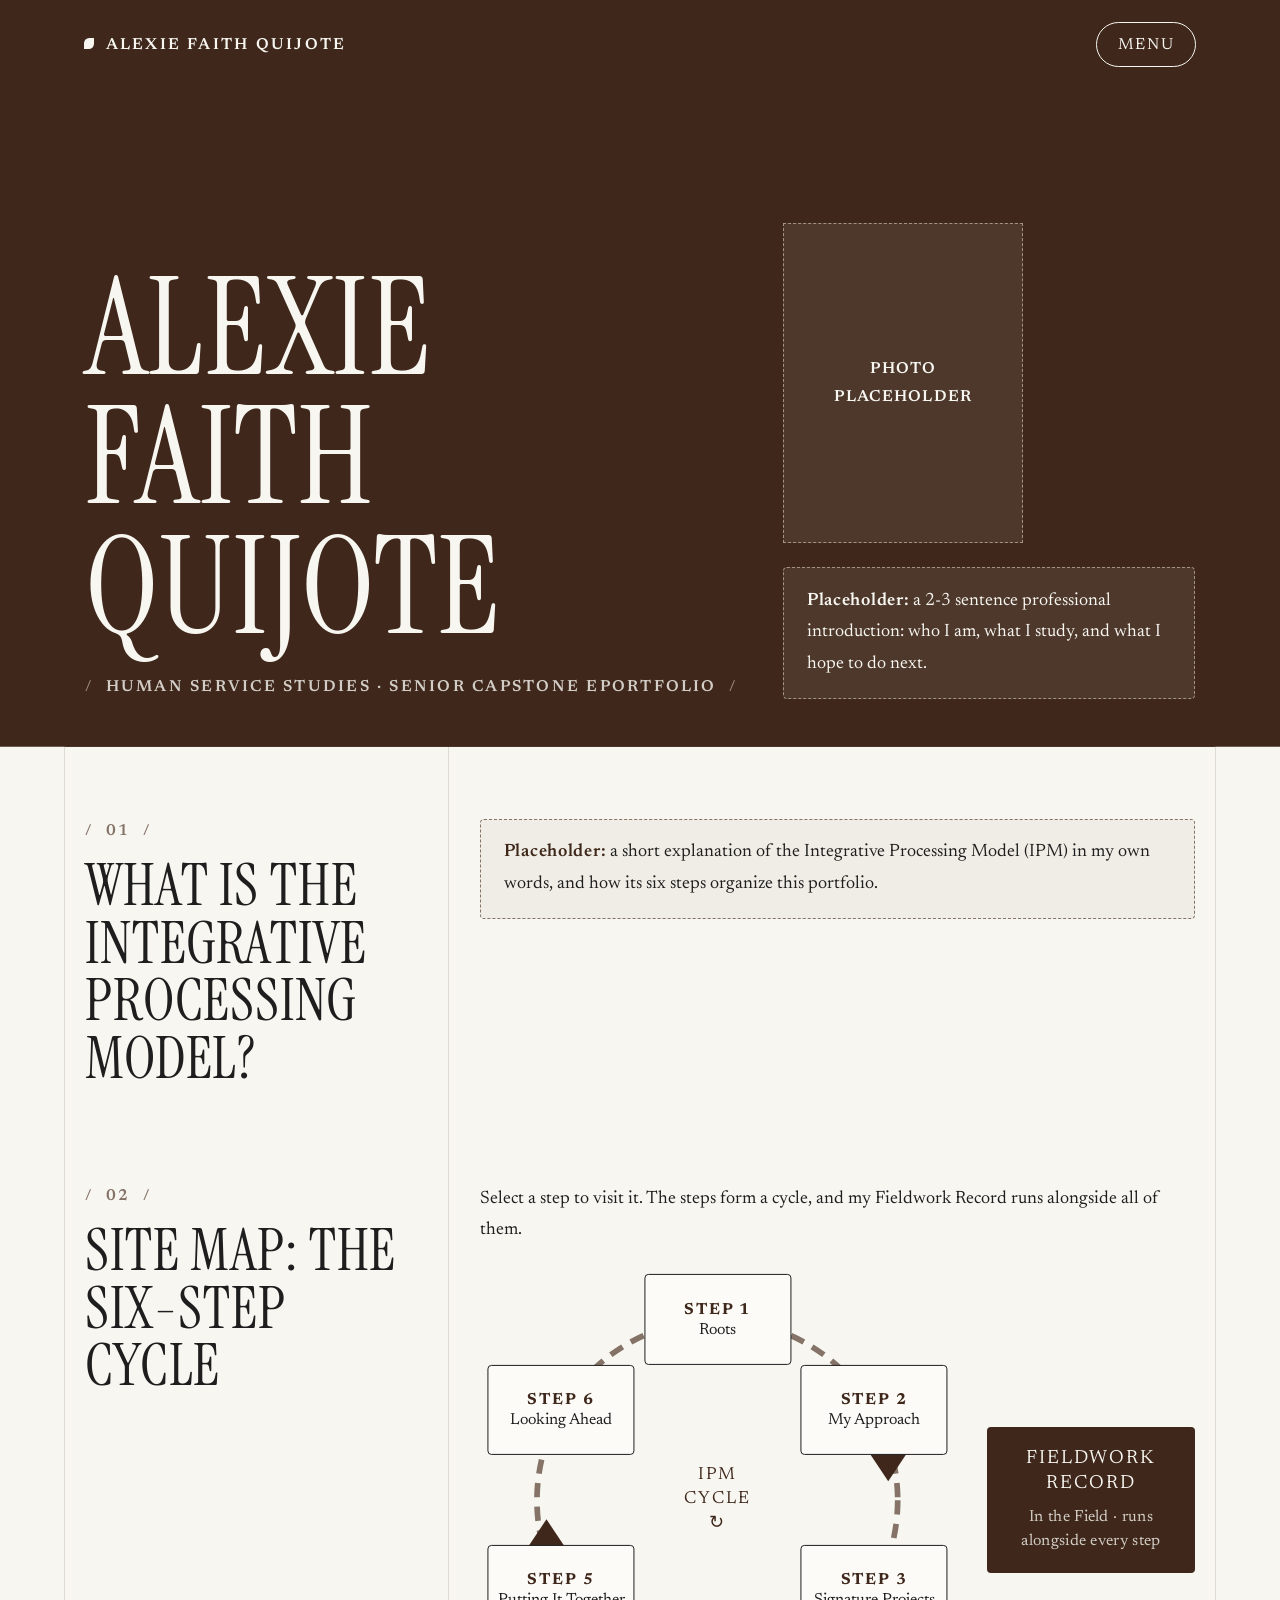
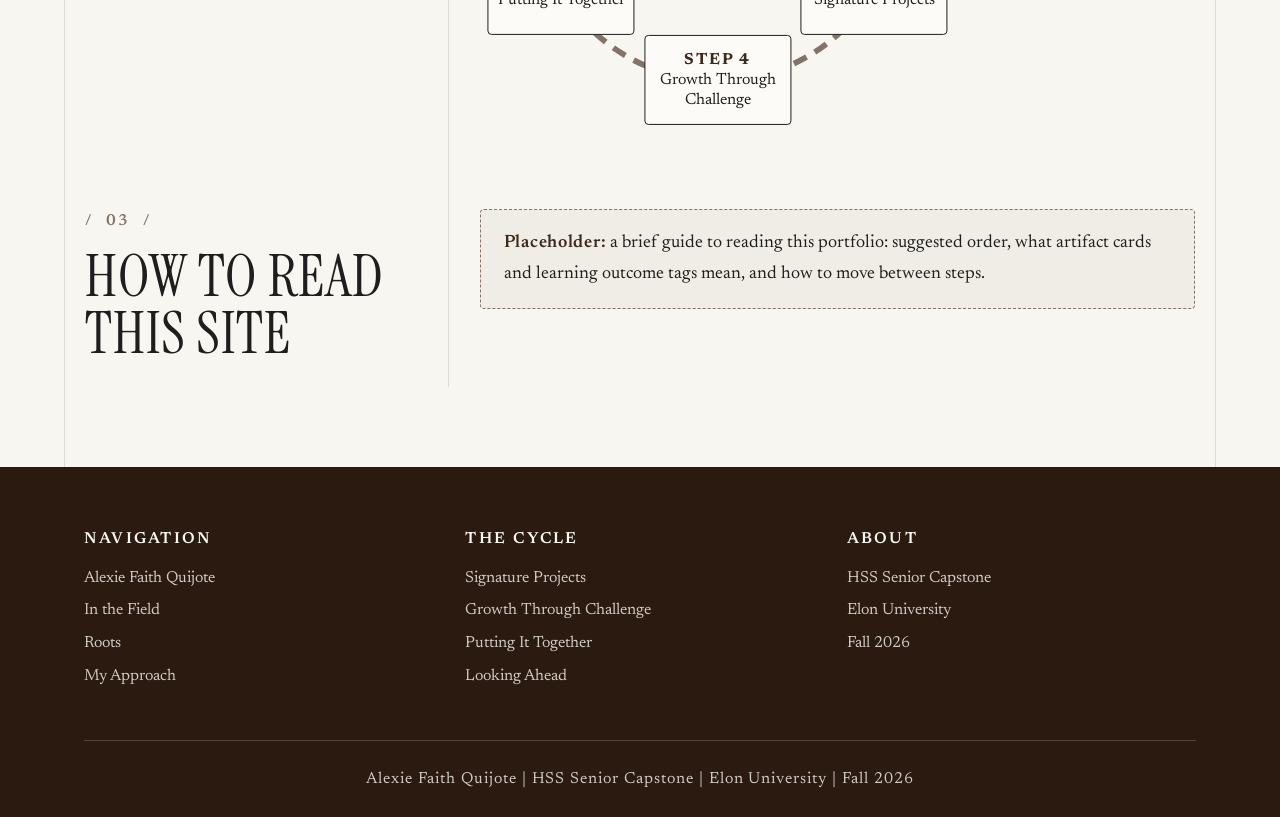
<file: index.html>
<!DOCTYPE html>
<html lang="en">
<head>
  <meta charset="utf-8">
  <meta name="viewport" content="width=device-width, initial-scale=1">
  <title>Alexie Faith Quijote</title>
  <meta name="description" content="Senior capstone ePortfolio for Human Service Studies, Elon University.">
  <link rel="preconnect" href="https://fonts.googleapis.com">
  <link rel="preconnect" href="https://fonts.gstatic.com" crossorigin>
  <link href="https://fonts.googleapis.com/css2?family=Instrument+Serif&amp;family=Newsreader:ital,opsz,wght@0,6..72,400;0,6..72,600;1,6..72,400&amp;display=swap" rel="stylesheet">
  <link rel="stylesheet" href="style.css">
  <script src="script.js"></script>
</head>
<body>
  <a class="skip-link" href="#main">Skip to main content</a>
  <header class="site-header">
    <div class="header-inner">
      <a class="site-name" href="index.html">Alexie Faith Quijote</a>
      <button class="menu-toggle" type="button" aria-expanded="false" aria-controls="main-nav">Menu</button>
      <nav class="main-nav" id="main-nav" aria-label="Main">
        <ul>
        <li><a href="index.html" aria-current="page">Alexie Faith Quijote</a></li>
        <li><a href="fieldwork.html">In the Field</a></li>
        <li><a href="gathering.html">Roots</a></li>
        <li><a href="reflecting.html">My Approach</a></li>
        <li><a href="knowledge.html">Signature Projects</a></li>
        <li><a href="dissonance.html">Growth Through Challenge</a></li>
        <li><a href="learning.html">Putting It Together</a></li>
        <li><a href="plan.html">Looking Ahead</a></li>
        </ul>
      </nav>
    </div>
  </header>

  <main id="main">

  <section class="hero" aria-label="Introduction">
    <div class="hero-main">
      <h1>Alexie Faith Quijote</h1>
      <p class="step-label">Human Service Studies &middot; Senior Capstone ePortfolio</p>
    </div>
    <div class="hero-side">
      <div class="photo-placeholder" role="img" aria-label="Placeholder for a professional photo of Alexie Faith Quijote">Photo placeholder</div>
      <div class="placeholder">
        <p><strong>Placeholder:</strong> a 2-3 sentence professional introduction: who I am, what I study, and what I hope to do next.</p>
      </div>
    </div>
  </section>

  <section id="ipm">
    <h2>What is the Integrative Processing Model?</h2>
    <div class="placeholder">
  <p><strong>Placeholder:</strong> a short explanation of the Integrative Processing Model (IPM) in my own words, and how its six steps organize this portfolio.</p>
</div>
  </section>

  <section>
    <h2>Site map: the six-step cycle</h2>
    <p>Select a step to visit it. The steps form a cycle, and my Fieldwork Record runs alongside all of them.</p>
    <div class="sitemap">
      <div class="cycle">
        <svg class="cycle-ring" viewBox="0 0 100 100" aria-hidden="true" focusable="false">
          <circle cx="50" cy="50" r="38" fill="none" stroke="#73879F" stroke-width="1.2" stroke-dasharray="3 2"/>
          <polygon points="86,46 90,40 82,40" fill="#4F607E"/>
          <polygon points="46,88 40,84 40,92" fill="#4F607E" transform="rotate(0)"/>
          <polygon points="14,54 10,60 18,60" fill="#4F607E"/>
        </svg>
        <div class="cycle-center">IPM<br>cycle<br>&#8635;</div>
        <a class="cycle-node n1" href="gathering.html"><b>Step 1</b>Roots</a>
        <a class="cycle-node n2" href="reflecting.html"><b>Step 2</b>My Approach</a>
        <a class="cycle-node n3" href="knowledge.html"><b>Step 3</b>Signature Projects</a>
        <a class="cycle-node n4" href="dissonance.html"><b>Step 4</b>Growth Through Challenge</a>
        <a class="cycle-node n5" href="learning.html"><b>Step 5</b>Putting It Together</a>
        <a class="cycle-node n6" href="plan.html"><b>Step 6</b>Looking Ahead</a>
      </div>
      <a class="fieldwork-node" href="fieldwork.html">Fieldwork Record<span>In the Field &middot; runs alongside every step</span></a>
    </div>
  </section>

  <section>
    <h2>How to read this site</h2>
    <div class="placeholder">
  <p><strong>Placeholder:</strong> a brief guide to reading this portfolio: suggested order, what artifact cards and learning outcome tags mean, and how to move between steps.</p>
</div>
  </section>


  </main>

  <footer class="site-footer">
    <div class="footer-inner">
      <div class="footer-cols">
        <nav aria-label="Footer: portfolio pages">
          <h2>Navigation</h2>
          <ul>
          <li><a href="index.html">Alexie Faith Quijote</a></li>
          <li><a href="fieldwork.html">In the Field</a></li>
          <li><a href="gathering.html">Roots</a></li>
          <li><a href="reflecting.html">My Approach</a></li>
          </ul>
        </nav>
        <nav aria-label="Footer: more pages">
          <h2>The cycle</h2>
          <ul>
          <li><a href="knowledge.html">Signature Projects</a></li>
          <li><a href="dissonance.html">Growth Through Challenge</a></li>
          <li><a href="learning.html">Putting It Together</a></li>
          <li><a href="plan.html">Looking Ahead</a></li>
          </ul>
        </nav>
        <div>
          <h2>About</h2>
          <ul>
            <li>HSS Senior Capstone</li>
            <li>Elon University</li>
            <li>Fall 2026</li>
          </ul>
        </div>
      </div>
      <p class="footer-line">Alexie Faith Quijote | HSS Senior Capstone | Elon University | Fall 2026</p>
    </div>
  </footer>
</body>
</html>
</file>
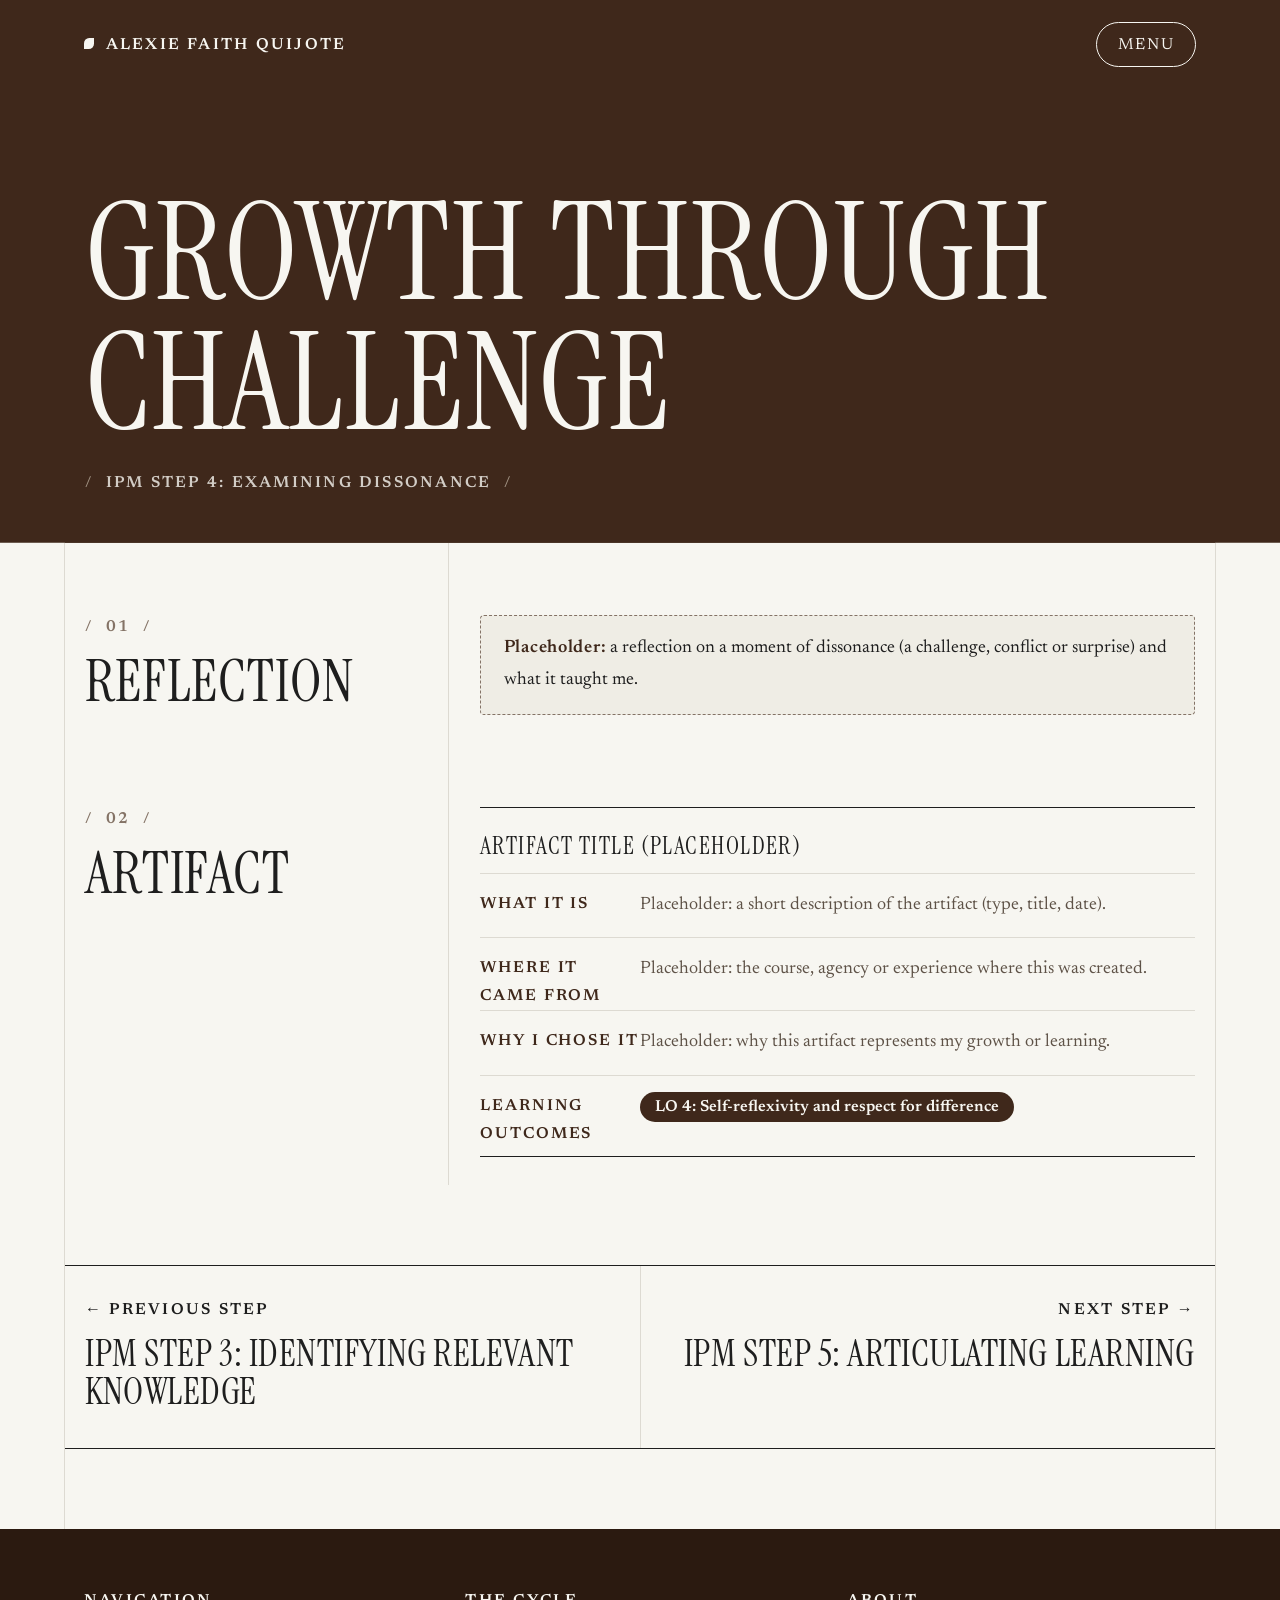
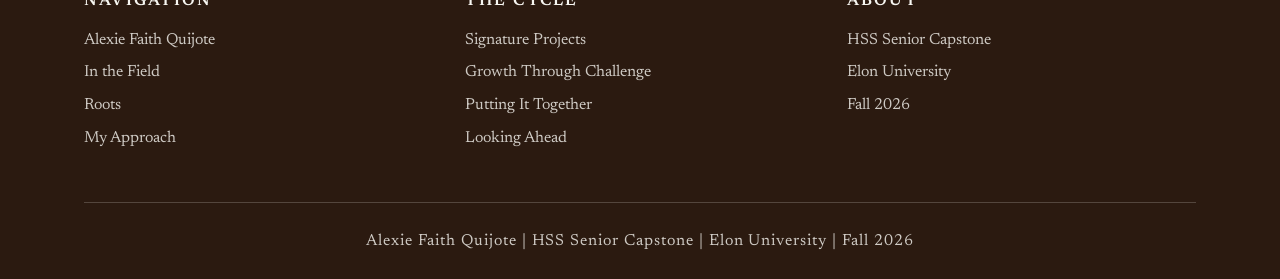
<file: dissonance.html>
<!DOCTYPE html>
<html lang="en">
<head>
  <meta charset="utf-8">
  <meta name="viewport" content="width=device-width, initial-scale=1">
  <title>Growth Through Challenge | Alexie Faith Quijote</title>
  <meta name="description" content="Senior capstone ePortfolio for Human Service Studies, Elon University.">
  <link rel="preconnect" href="https://fonts.googleapis.com">
  <link rel="preconnect" href="https://fonts.gstatic.com" crossorigin>
  <link href="https://fonts.googleapis.com/css2?family=Instrument+Serif&amp;family=Newsreader:ital,opsz,wght@0,6..72,400;0,6..72,600;1,6..72,400&amp;display=swap" rel="stylesheet">
  <link rel="stylesheet" href="style.css">
  <script src="script.js"></script>
</head>
<body>
  <a class="skip-link" href="#main">Skip to main content</a>
  <header class="site-header">
    <div class="header-inner">
      <a class="site-name" href="index.html">Alexie Faith Quijote</a>
      <button class="menu-toggle" type="button" aria-expanded="false" aria-controls="main-nav">Menu</button>
      <nav class="main-nav" id="main-nav" aria-label="Main">
        <ul>
        <li><a href="index.html">Alexie Faith Quijote</a></li>
        <li><a href="fieldwork.html">In the Field</a></li>
        <li><a href="gathering.html">Roots</a></li>
        <li><a href="reflecting.html">My Approach</a></li>
        <li><a href="knowledge.html">Signature Projects</a></li>
        <li><a href="dissonance.html" aria-current="page">Growth Through Challenge</a></li>
        <li><a href="learning.html">Putting It Together</a></li>
        <li><a href="plan.html">Looking Ahead</a></li>
        </ul>
      </nav>
    </div>
  </header>

  <main id="main">
  <div class="page-head">
    <h1>Growth Through Challenge</h1>
    <p class="step-label">IPM Step 4: Examining Dissonance</p>
  </div>

<section>
  <h2>Reflection</h2>
  <div class="placeholder">
  <p><strong>Placeholder:</strong> a reflection on a moment of dissonance (a challenge, conflict or surprise) and what it taught me.</p>
</div>
</section>

<section>
  <h2>Artifact</h2>
  <article class="artifact-card">
  <h3>Artifact title (placeholder)</h3>
  <dl>
    <dt>What it is</dt>
    <dd>Placeholder: a short description of the artifact (type, title, date).</dd>
    <dt>Where it came from</dt>
    <dd>Placeholder: the course, agency or experience where this was created.</dd>
    <dt>Why I chose it</dt>
    <dd>Placeholder: why this artifact represents my growth or learning.</dd>
    <dt>Learning outcomes</dt>
    <dd><span class="lo-tag">LO 4: Self-reflexivity and respect for difference</span></dd>
  </dl>
</article>
</section>

<nav class="step-nav" aria-label="Previous and next step">
  <a class="prev" href="knowledge.html">&larr; Previous step<br><small>IPM Step 3: Identifying Relevant Knowledge</small></a>
  <a class="next" href="learning.html">Next step &rarr;<br><small>IPM Step 5: Articulating Learning</small></a>
</nav>
  </main>

  <footer class="site-footer">
    <div class="footer-inner">
      <div class="footer-cols">
        <nav aria-label="Footer: portfolio pages">
          <h2>Navigation</h2>
          <ul>
          <li><a href="index.html">Alexie Faith Quijote</a></li>
          <li><a href="fieldwork.html">In the Field</a></li>
          <li><a href="gathering.html">Roots</a></li>
          <li><a href="reflecting.html">My Approach</a></li>
          </ul>
        </nav>
        <nav aria-label="Footer: more pages">
          <h2>The cycle</h2>
          <ul>
          <li><a href="knowledge.html">Signature Projects</a></li>
          <li><a href="dissonance.html">Growth Through Challenge</a></li>
          <li><a href="learning.html">Putting It Together</a></li>
          <li><a href="plan.html">Looking Ahead</a></li>
          </ul>
        </nav>
        <div>
          <h2>About</h2>
          <ul>
            <li>HSS Senior Capstone</li>
            <li>Elon University</li>
            <li>Fall 2026</li>
          </ul>
        </div>
      </div>
      <p class="footer-line">Alexie Faith Quijote | HSS Senior Capstone | Elon University | Fall 2026</p>
    </div>
  </footer>
</body>
</html>
</file>
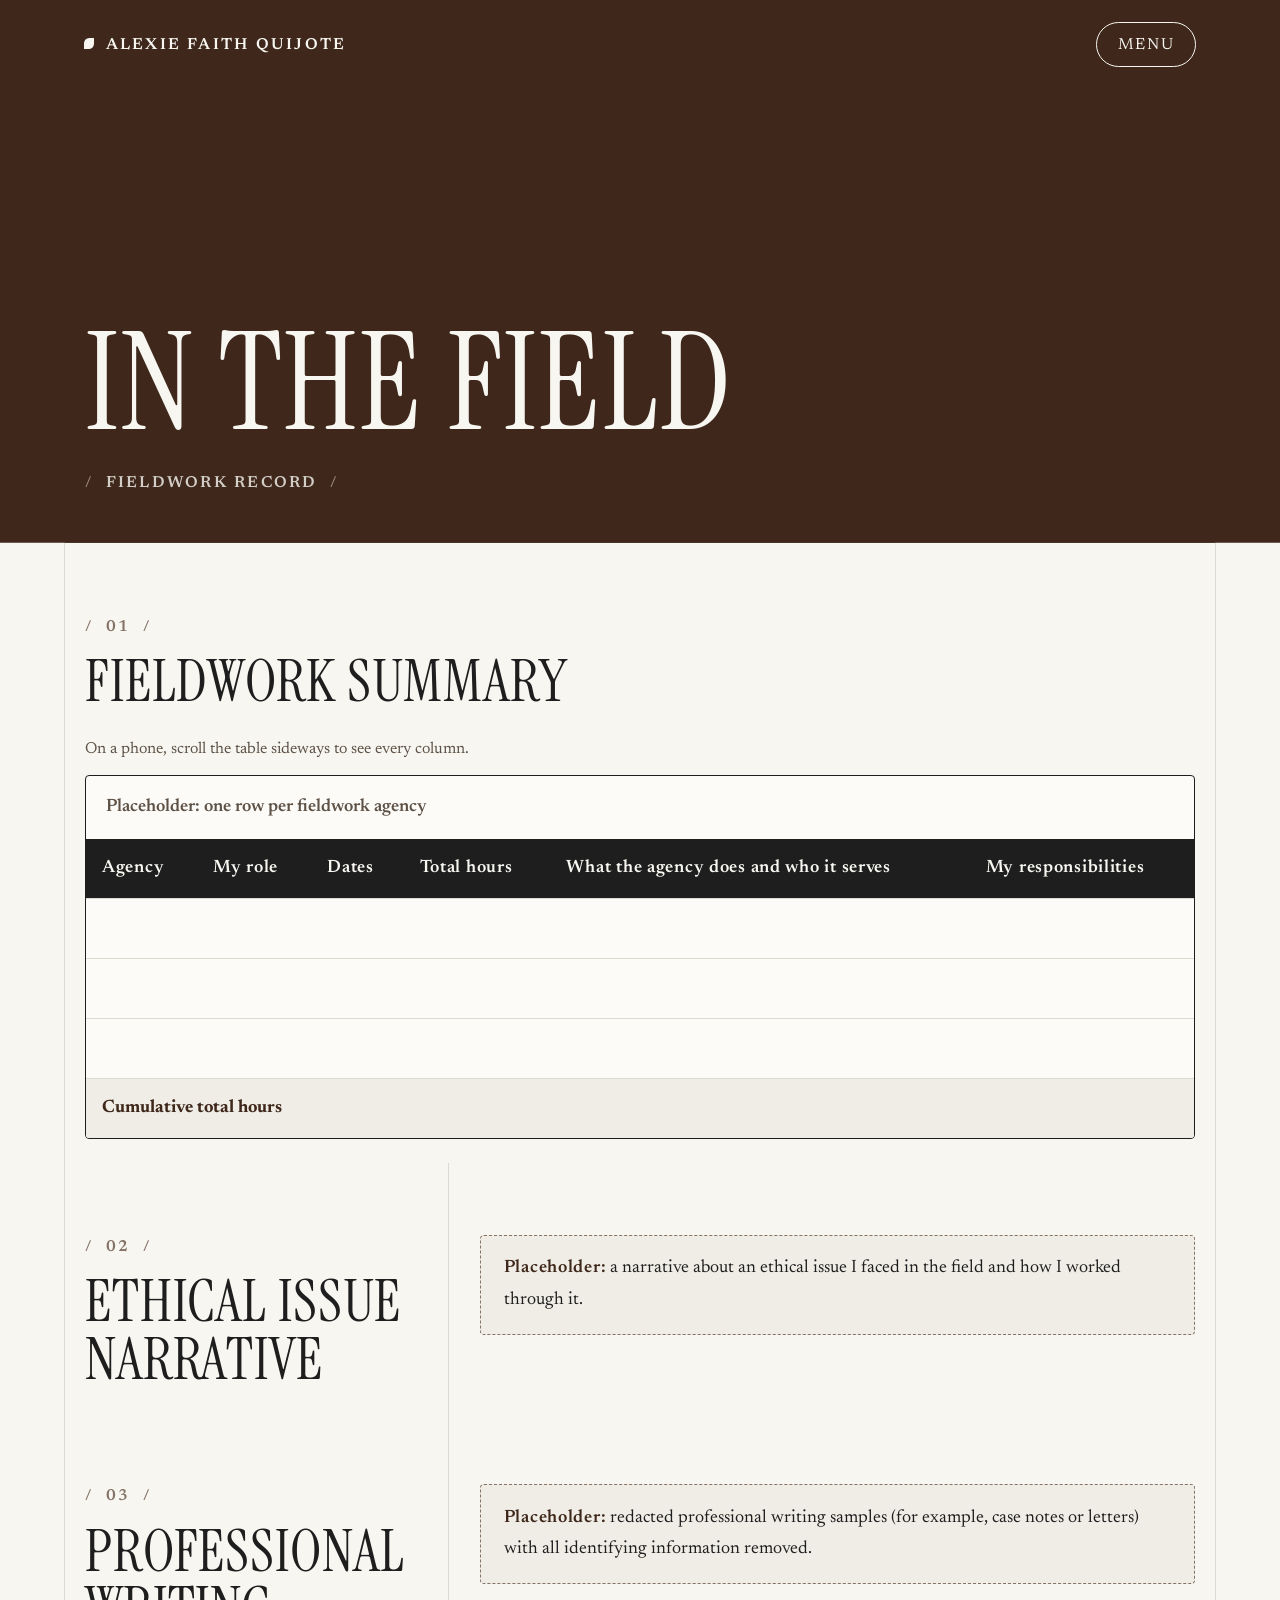
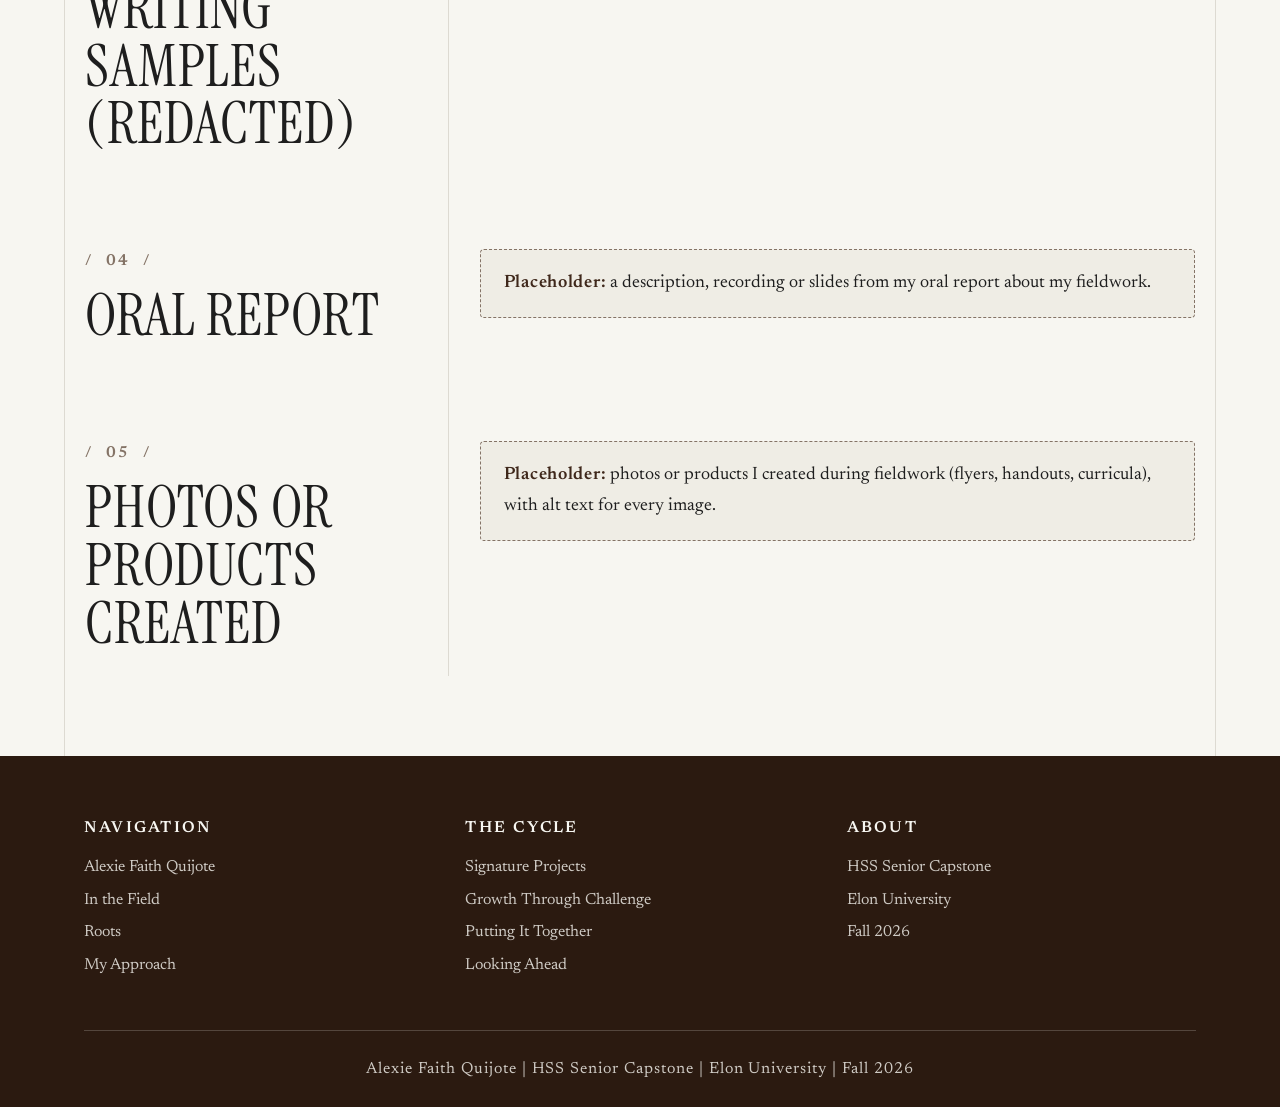
<file: fieldwork.html>
<!DOCTYPE html>
<html lang="en">
<head>
  <meta charset="utf-8">
  <meta name="viewport" content="width=device-width, initial-scale=1">
  <title>In the Field | Alexie Faith Quijote</title>
  <meta name="description" content="Senior capstone ePortfolio for Human Service Studies, Elon University.">
  <link rel="preconnect" href="https://fonts.googleapis.com">
  <link rel="preconnect" href="https://fonts.gstatic.com" crossorigin>
  <link href="https://fonts.googleapis.com/css2?family=Instrument+Serif&amp;family=Newsreader:ital,opsz,wght@0,6..72,400;0,6..72,600;1,6..72,400&amp;display=swap" rel="stylesheet">
  <link rel="stylesheet" href="style.css">
  <script src="script.js"></script>
</head>
<body>
  <a class="skip-link" href="#main">Skip to main content</a>
  <header class="site-header">
    <div class="header-inner">
      <a class="site-name" href="index.html">Alexie Faith Quijote</a>
      <button class="menu-toggle" type="button" aria-expanded="false" aria-controls="main-nav">Menu</button>
      <nav class="main-nav" id="main-nav" aria-label="Main">
        <ul>
        <li><a href="index.html">Alexie Faith Quijote</a></li>
        <li><a href="fieldwork.html" aria-current="page">In the Field</a></li>
        <li><a href="gathering.html">Roots</a></li>
        <li><a href="reflecting.html">My Approach</a></li>
        <li><a href="knowledge.html">Signature Projects</a></li>
        <li><a href="dissonance.html">Growth Through Challenge</a></li>
        <li><a href="learning.html">Putting It Together</a></li>
        <li><a href="plan.html">Looking Ahead</a></li>
        </ul>
      </nav>
    </div>
  </header>

  <main id="main">
  <div class="page-head">
    <h1>In the Field</h1>
    <p class="step-label">Fieldwork Record</p>
  </div>

  <section class="wide">
    <h2>Fieldwork summary</h2>
    <p class="scroll-hint">On a phone, scroll the table sideways to see every column.</p>
    <div class="table-scroll" role="region" aria-label="Fieldwork summary table (scrolls sideways)" tabindex="0">
      <table>
        <caption>Placeholder: one row per fieldwork agency</caption>
        <thead>
          <tr>
            <th scope="col">Agency</th>
            <th scope="col">My role</th>
            <th scope="col">Dates</th>
            <th scope="col">Total hours</th>
            <th scope="col">What the agency does and who it serves</th>
            <th scope="col">My responsibilities</th>
          </tr>
        </thead>
        <tbody>
          <tr><td></td><td></td><td></td><td></td><td></td><td></td></tr>
          <tr><td></td><td></td><td></td><td></td><td></td><td></td></tr>
          <tr><td></td><td></td><td></td><td></td><td></td><td></td></tr>
        </tbody>
        <tfoot>
          <tr>
            <th scope="row" colspan="3">Cumulative total hours</th>
            <td></td>
            <td colspan="2"></td>
          </tr>
        </tfoot>
      </table>
    </div>
  </section>

<section>
  <h2>Ethical issue narrative</h2>
  <div class="placeholder">
  <p><strong>Placeholder:</strong> a narrative about an ethical issue I faced in the field and how I worked through it.</p>
</div>
</section>

<section>
  <h2>Professional writing samples (redacted)</h2>
  <div class="placeholder">
  <p><strong>Placeholder:</strong> redacted professional writing samples (for example, case notes or letters) with all identifying information removed.</p>
</div>
</section>

<section>
  <h2>Oral report</h2>
  <div class="placeholder">
  <p><strong>Placeholder:</strong> a description, recording or slides from my oral report about my fieldwork.</p>
</div>
</section>

<section>
  <h2>Photos or products created</h2>
  <div class="placeholder">
  <p><strong>Placeholder:</strong> photos or products I created during fieldwork (flyers, handouts, curricula), with alt text for every image.</p>
</div>
</section>


  </main>

  <footer class="site-footer">
    <div class="footer-inner">
      <div class="footer-cols">
        <nav aria-label="Footer: portfolio pages">
          <h2>Navigation</h2>
          <ul>
          <li><a href="index.html">Alexie Faith Quijote</a></li>
          <li><a href="fieldwork.html">In the Field</a></li>
          <li><a href="gathering.html">Roots</a></li>
          <li><a href="reflecting.html">My Approach</a></li>
          </ul>
        </nav>
        <nav aria-label="Footer: more pages">
          <h2>The cycle</h2>
          <ul>
          <li><a href="knowledge.html">Signature Projects</a></li>
          <li><a href="dissonance.html">Growth Through Challenge</a></li>
          <li><a href="learning.html">Putting It Together</a></li>
          <li><a href="plan.html">Looking Ahead</a></li>
          </ul>
        </nav>
        <div>
          <h2>About</h2>
          <ul>
            <li>HSS Senior Capstone</li>
            <li>Elon University</li>
            <li>Fall 2026</li>
          </ul>
        </div>
      </div>
      <p class="footer-line">Alexie Faith Quijote | HSS Senior Capstone | Elon University | Fall 2026</p>
    </div>
  </footer>
</body>
</html>
</file>
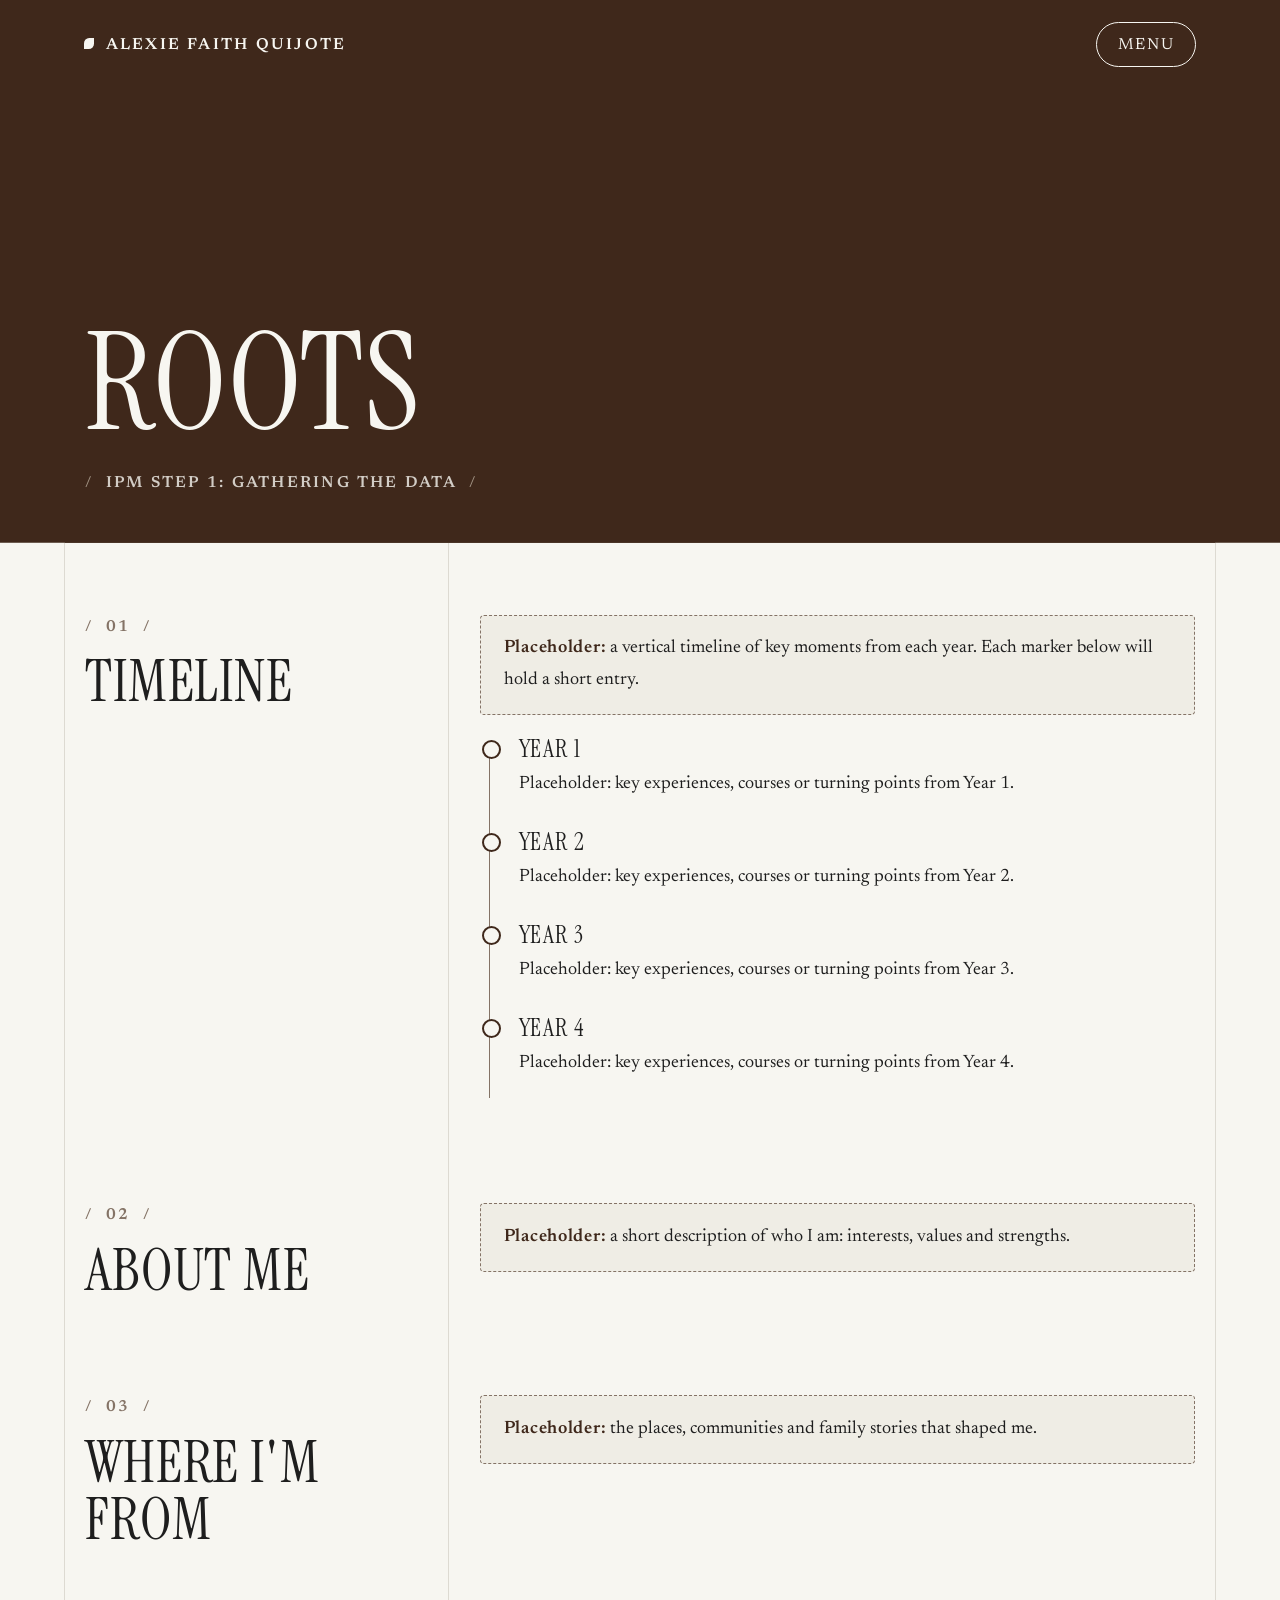
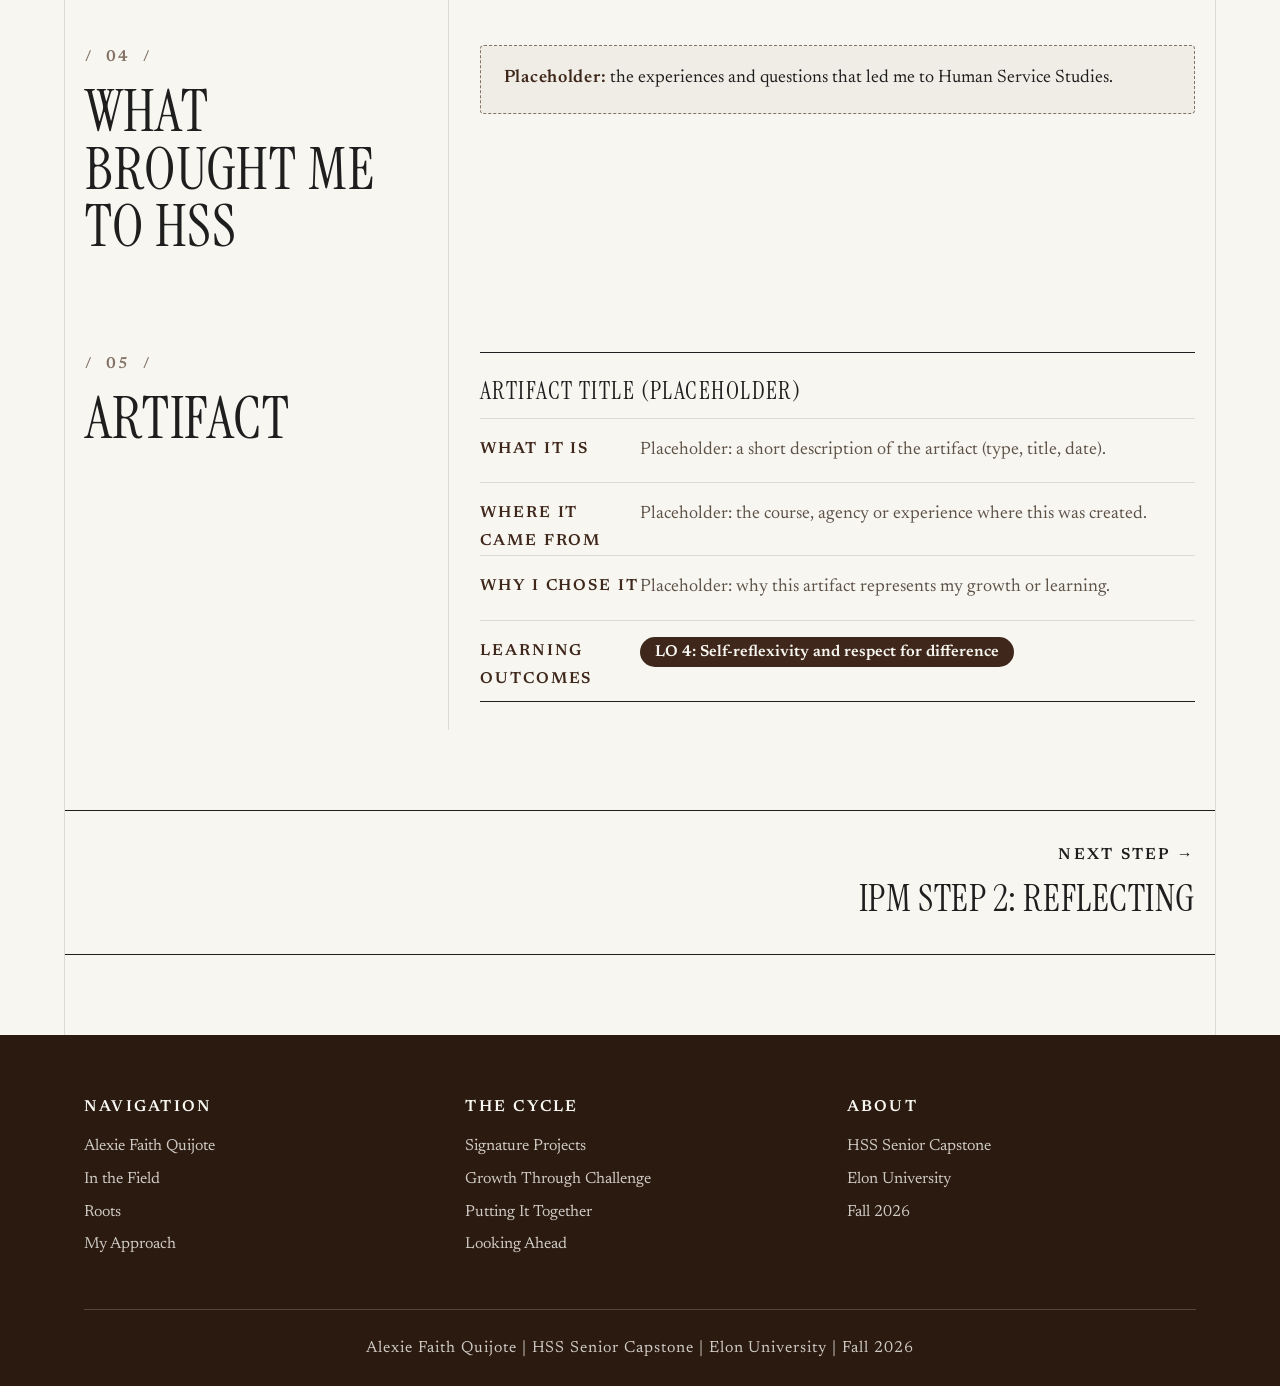
<file: gathering.html>
<!DOCTYPE html>
<html lang="en">
<head>
  <meta charset="utf-8">
  <meta name="viewport" content="width=device-width, initial-scale=1">
  <title>Roots | Alexie Faith Quijote</title>
  <meta name="description" content="Senior capstone ePortfolio for Human Service Studies, Elon University.">
  <link rel="preconnect" href="https://fonts.googleapis.com">
  <link rel="preconnect" href="https://fonts.gstatic.com" crossorigin>
  <link href="https://fonts.googleapis.com/css2?family=Instrument+Serif&amp;family=Newsreader:ital,opsz,wght@0,6..72,400;0,6..72,600;1,6..72,400&amp;display=swap" rel="stylesheet">
  <link rel="stylesheet" href="style.css">
  <script src="script.js"></script>
</head>
<body>
  <a class="skip-link" href="#main">Skip to main content</a>
  <header class="site-header">
    <div class="header-inner">
      <a class="site-name" href="index.html">Alexie Faith Quijote</a>
      <button class="menu-toggle" type="button" aria-expanded="false" aria-controls="main-nav">Menu</button>
      <nav class="main-nav" id="main-nav" aria-label="Main">
        <ul>
        <li><a href="index.html">Alexie Faith Quijote</a></li>
        <li><a href="fieldwork.html">In the Field</a></li>
        <li><a href="gathering.html" aria-current="page">Roots</a></li>
        <li><a href="reflecting.html">My Approach</a></li>
        <li><a href="knowledge.html">Signature Projects</a></li>
        <li><a href="dissonance.html">Growth Through Challenge</a></li>
        <li><a href="learning.html">Putting It Together</a></li>
        <li><a href="plan.html">Looking Ahead</a></li>
        </ul>
      </nav>
    </div>
  </header>

  <main id="main">
  <div class="page-head">
    <h1>Roots</h1>
    <p class="step-label">IPM Step 1: Gathering the Data</p>
  </div>

  <section>
    <h2>Timeline</h2>
    <div class="placeholder">
  <p><strong>Placeholder:</strong> a vertical timeline of key moments from each year. Each marker below will hold a short entry.</p>
</div>
    <ol class="timeline">
      <li><h3>Year 1</h3><p>Placeholder: key experiences, courses or turning points from Year 1.</p></li>
      <li><h3>Year 2</h3><p>Placeholder: key experiences, courses or turning points from Year 2.</p></li>
      <li><h3>Year 3</h3><p>Placeholder: key experiences, courses or turning points from Year 3.</p></li>
      <li><h3>Year 4</h3><p>Placeholder: key experiences, courses or turning points from Year 4.</p></li>
    </ol>
  </section>

<section>
  <h2>About me</h2>
  <div class="placeholder">
  <p><strong>Placeholder:</strong> a short description of who I am: interests, values and strengths.</p>
</div>
</section>

<section>
  <h2>Where I'm from</h2>
  <div class="placeholder">
  <p><strong>Placeholder:</strong> the places, communities and family stories that shaped me.</p>
</div>
</section>

<section>
  <h2>What brought me to HSS</h2>
  <div class="placeholder">
  <p><strong>Placeholder:</strong> the experiences and questions that led me to Human Service Studies.</p>
</div>
</section>

<section>
  <h2>Artifact</h2>
  <article class="artifact-card">
  <h3>Artifact title (placeholder)</h3>
  <dl>
    <dt>What it is</dt>
    <dd>Placeholder: a short description of the artifact (type, title, date).</dd>
    <dt>Where it came from</dt>
    <dd>Placeholder: the course, agency or experience where this was created.</dd>
    <dt>Why I chose it</dt>
    <dd>Placeholder: why this artifact represents my growth or learning.</dd>
    <dt>Learning outcomes</dt>
    <dd><span class="lo-tag">LO 4: Self-reflexivity and respect for difference</span></dd>
  </dl>
</article>
</section>

<nav class="step-nav" aria-label="Previous and next step">
  <a class="next" href="reflecting.html">Next step &rarr;<br><small>IPM Step 2: Reflecting</small></a>
</nav>
  </main>

  <footer class="site-footer">
    <div class="footer-inner">
      <div class="footer-cols">
        <nav aria-label="Footer: portfolio pages">
          <h2>Navigation</h2>
          <ul>
          <li><a href="index.html">Alexie Faith Quijote</a></li>
          <li><a href="fieldwork.html">In the Field</a></li>
          <li><a href="gathering.html">Roots</a></li>
          <li><a href="reflecting.html">My Approach</a></li>
          </ul>
        </nav>
        <nav aria-label="Footer: more pages">
          <h2>The cycle</h2>
          <ul>
          <li><a href="knowledge.html">Signature Projects</a></li>
          <li><a href="dissonance.html">Growth Through Challenge</a></li>
          <li><a href="learning.html">Putting It Together</a></li>
          <li><a href="plan.html">Looking Ahead</a></li>
          </ul>
        </nav>
        <div>
          <h2>About</h2>
          <ul>
            <li>HSS Senior Capstone</li>
            <li>Elon University</li>
            <li>Fall 2026</li>
          </ul>
        </div>
      </div>
      <p class="footer-line">Alexie Faith Quijote | HSS Senior Capstone | Elon University | Fall 2026</p>
    </div>
  </footer>
</body>
</html>
</file>
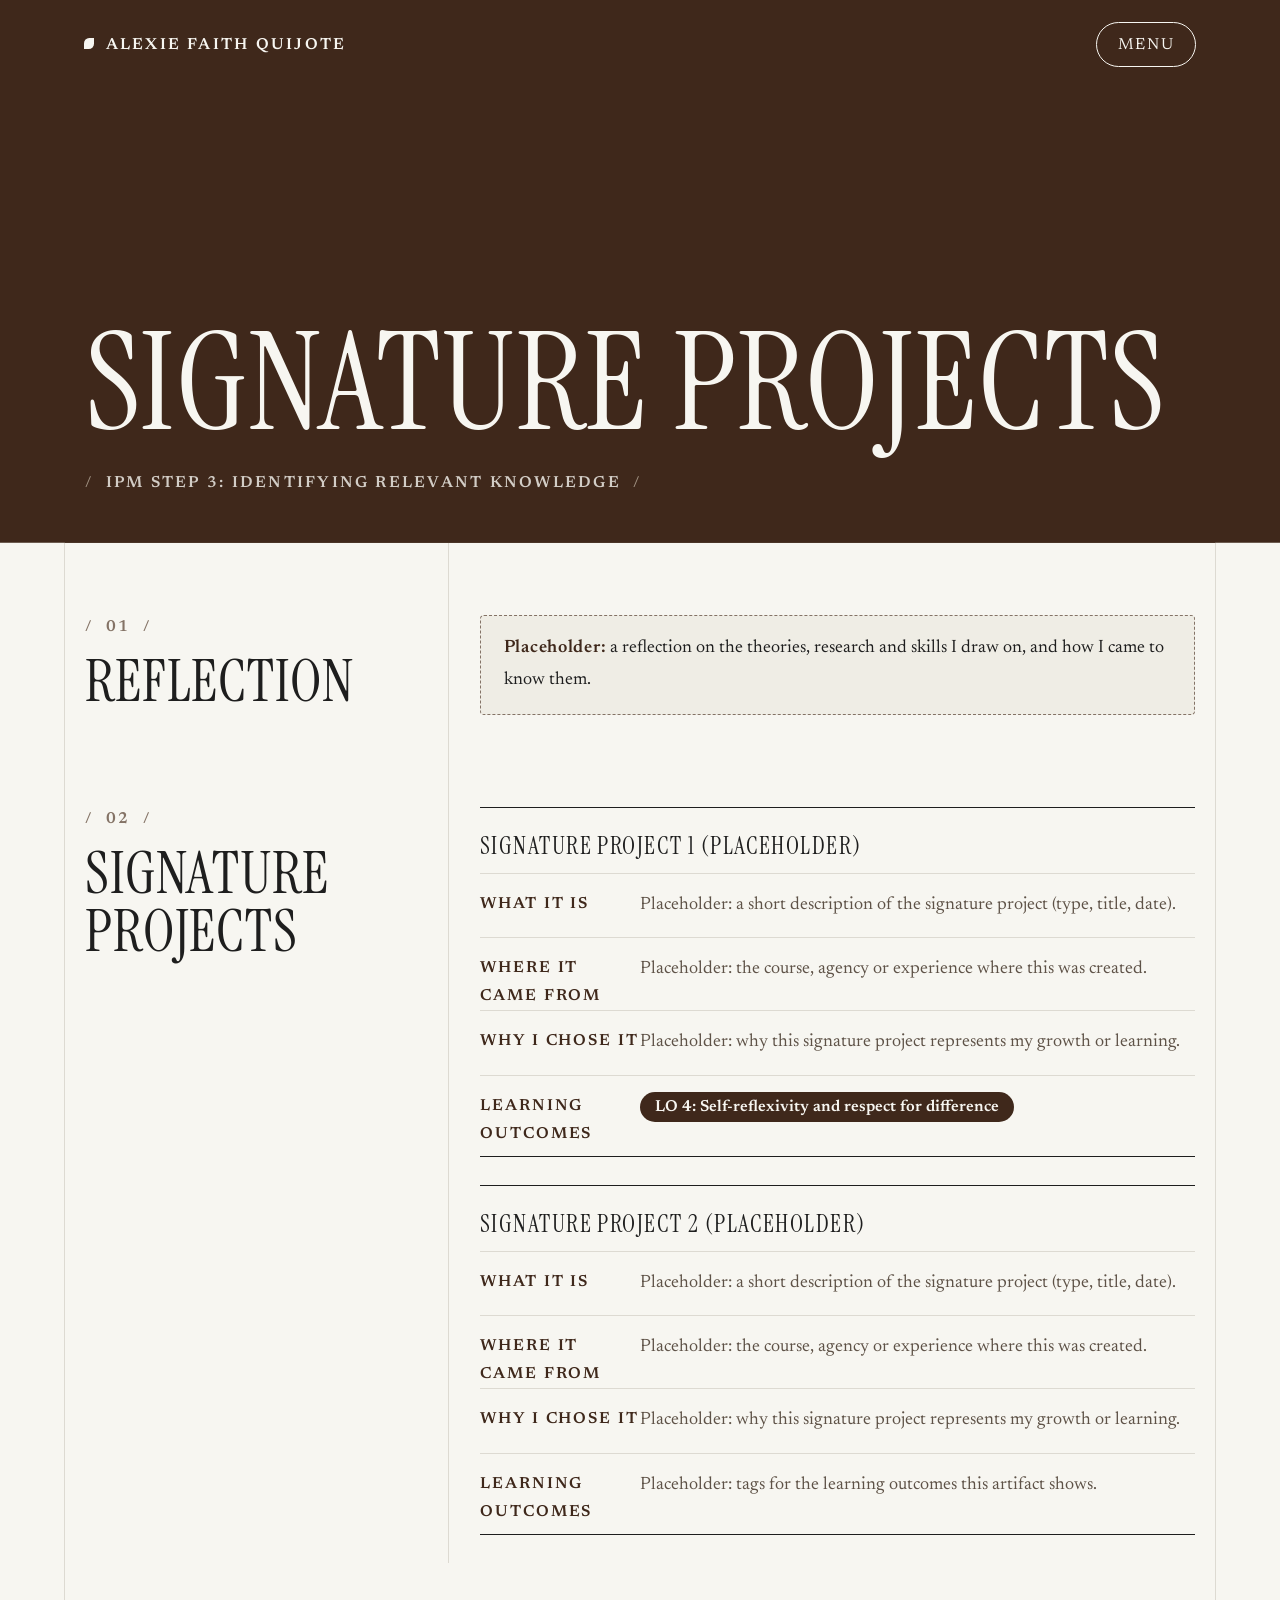
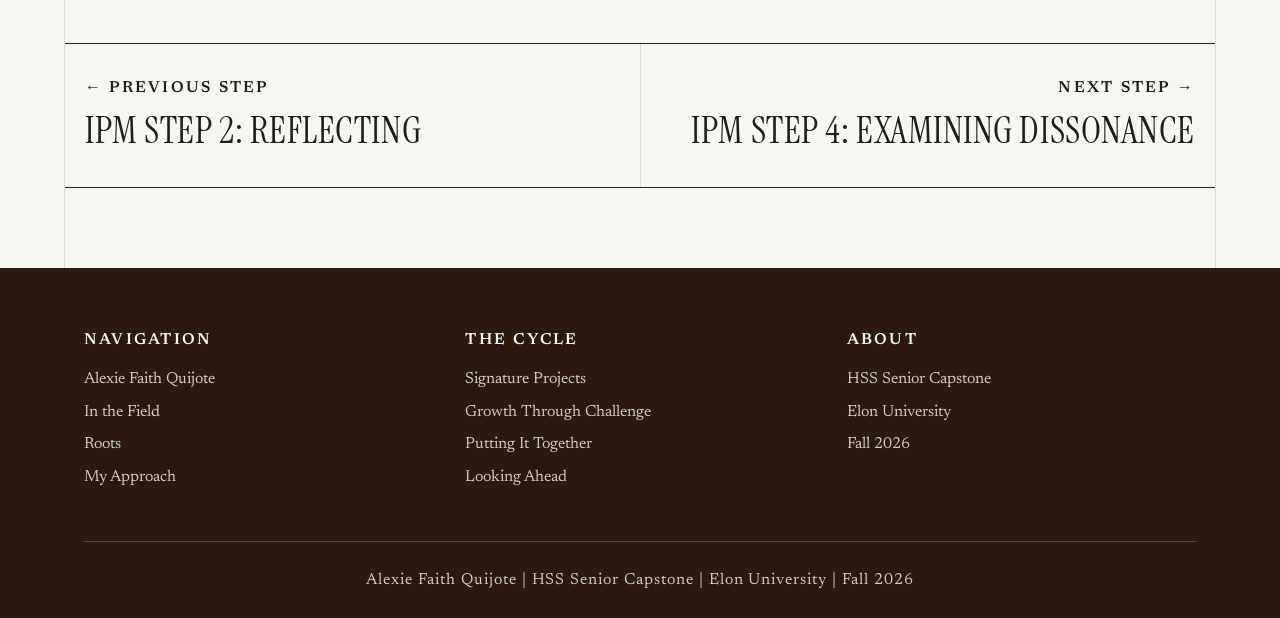
<file: knowledge.html>
<!DOCTYPE html>
<html lang="en">
<head>
  <meta charset="utf-8">
  <meta name="viewport" content="width=device-width, initial-scale=1">
  <title>Signature Projects | Alexie Faith Quijote</title>
  <meta name="description" content="Senior capstone ePortfolio for Human Service Studies, Elon University.">
  <link rel="preconnect" href="https://fonts.googleapis.com">
  <link rel="preconnect" href="https://fonts.gstatic.com" crossorigin>
  <link href="https://fonts.googleapis.com/css2?family=Instrument+Serif&amp;family=Newsreader:ital,opsz,wght@0,6..72,400;0,6..72,600;1,6..72,400&amp;display=swap" rel="stylesheet">
  <link rel="stylesheet" href="style.css">
  <script src="script.js"></script>
</head>
<body>
  <a class="skip-link" href="#main">Skip to main content</a>
  <header class="site-header">
    <div class="header-inner">
      <a class="site-name" href="index.html">Alexie Faith Quijote</a>
      <button class="menu-toggle" type="button" aria-expanded="false" aria-controls="main-nav">Menu</button>
      <nav class="main-nav" id="main-nav" aria-label="Main">
        <ul>
        <li><a href="index.html">Alexie Faith Quijote</a></li>
        <li><a href="fieldwork.html">In the Field</a></li>
        <li><a href="gathering.html">Roots</a></li>
        <li><a href="reflecting.html">My Approach</a></li>
        <li><a href="knowledge.html" aria-current="page">Signature Projects</a></li>
        <li><a href="dissonance.html">Growth Through Challenge</a></li>
        <li><a href="learning.html">Putting It Together</a></li>
        <li><a href="plan.html">Looking Ahead</a></li>
        </ul>
      </nav>
    </div>
  </header>

  <main id="main">
  <div class="page-head">
    <h1>Signature Projects</h1>
    <p class="step-label">IPM Step 3: Identifying Relevant Knowledge</p>
  </div>

<section>
  <h2>Reflection</h2>
  <div class="placeholder">
  <p><strong>Placeholder:</strong> a reflection on the theories, research and skills I draw on, and how I came to know them.</p>
</div>
</section>

<section>
  <h2>Signature projects</h2>
  <article class="artifact-card">
  <h3>Signature project 1 (placeholder)</h3>
  <dl>
    <dt>What it is</dt>
    <dd>Placeholder: a short description of the signature project (type, title, date).</dd>
    <dt>Where it came from</dt>
    <dd>Placeholder: the course, agency or experience where this was created.</dd>
    <dt>Why I chose it</dt>
    <dd>Placeholder: why this signature project represents my growth or learning.</dd>
    <dt>Learning outcomes</dt>
    <dd><span class="lo-tag">LO 4: Self-reflexivity and respect for difference</span></dd>
  </dl>
</article>
<article class="artifact-card">
  <h3>Signature project 2 (placeholder)</h3>
  <dl>
    <dt>What it is</dt>
    <dd>Placeholder: a short description of the signature project (type, title, date).</dd>
    <dt>Where it came from</dt>
    <dd>Placeholder: the course, agency or experience where this was created.</dd>
    <dt>Why I chose it</dt>
    <dd>Placeholder: why this signature project represents my growth or learning.</dd>
    <dt>Learning outcomes</dt>
    <dd>Placeholder: tags for the learning outcomes this artifact shows.</dd>
  </dl>
</article>
</section>

<nav class="step-nav" aria-label="Previous and next step">
  <a class="prev" href="reflecting.html">&larr; Previous step<br><small>IPM Step 2: Reflecting</small></a>
  <a class="next" href="dissonance.html">Next step &rarr;<br><small>IPM Step 4: Examining Dissonance</small></a>
</nav>
  </main>

  <footer class="site-footer">
    <div class="footer-inner">
      <div class="footer-cols">
        <nav aria-label="Footer: portfolio pages">
          <h2>Navigation</h2>
          <ul>
          <li><a href="index.html">Alexie Faith Quijote</a></li>
          <li><a href="fieldwork.html">In the Field</a></li>
          <li><a href="gathering.html">Roots</a></li>
          <li><a href="reflecting.html">My Approach</a></li>
          </ul>
        </nav>
        <nav aria-label="Footer: more pages">
          <h2>The cycle</h2>
          <ul>
          <li><a href="knowledge.html">Signature Projects</a></li>
          <li><a href="dissonance.html">Growth Through Challenge</a></li>
          <li><a href="learning.html">Putting It Together</a></li>
          <li><a href="plan.html">Looking Ahead</a></li>
          </ul>
        </nav>
        <div>
          <h2>About</h2>
          <ul>
            <li>HSS Senior Capstone</li>
            <li>Elon University</li>
            <li>Fall 2026</li>
          </ul>
        </div>
      </div>
      <p class="footer-line">Alexie Faith Quijote | HSS Senior Capstone | Elon University | Fall 2026</p>
    </div>
  </footer>
</body>
</html>
</file>
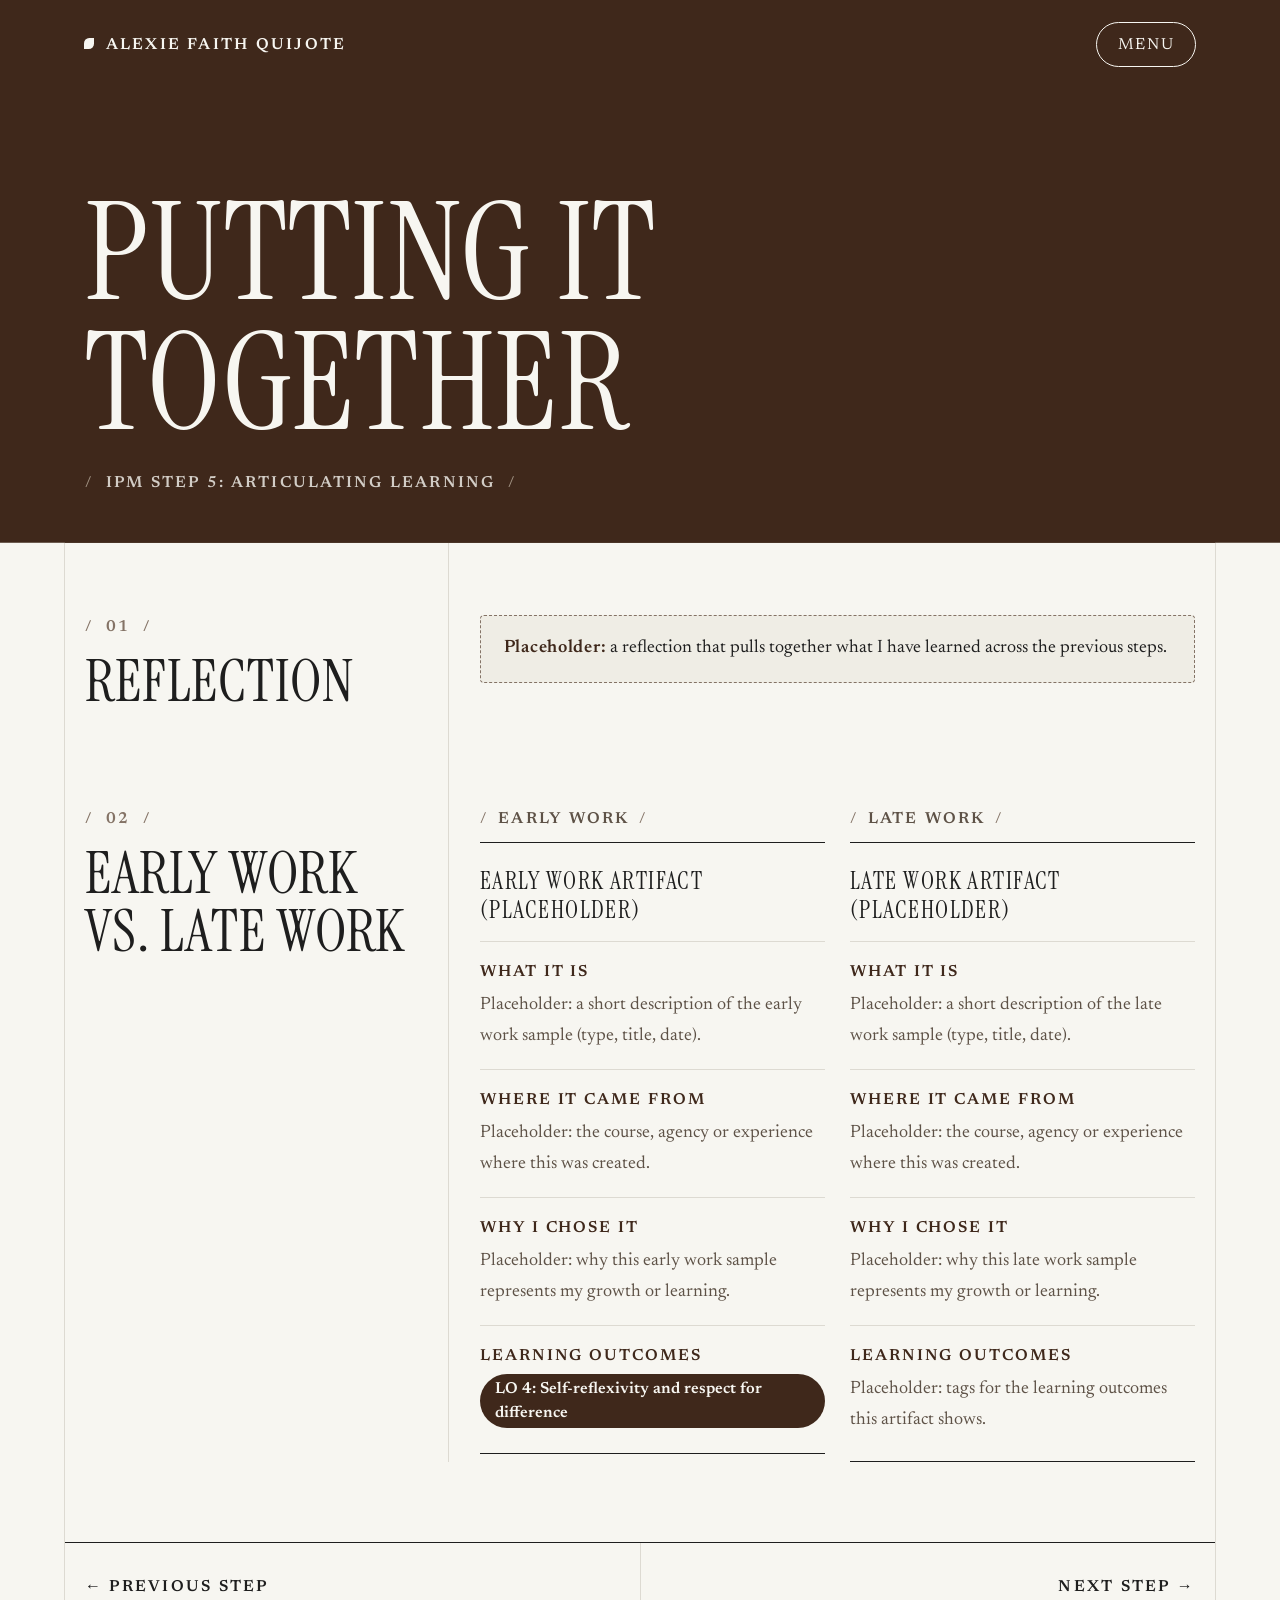
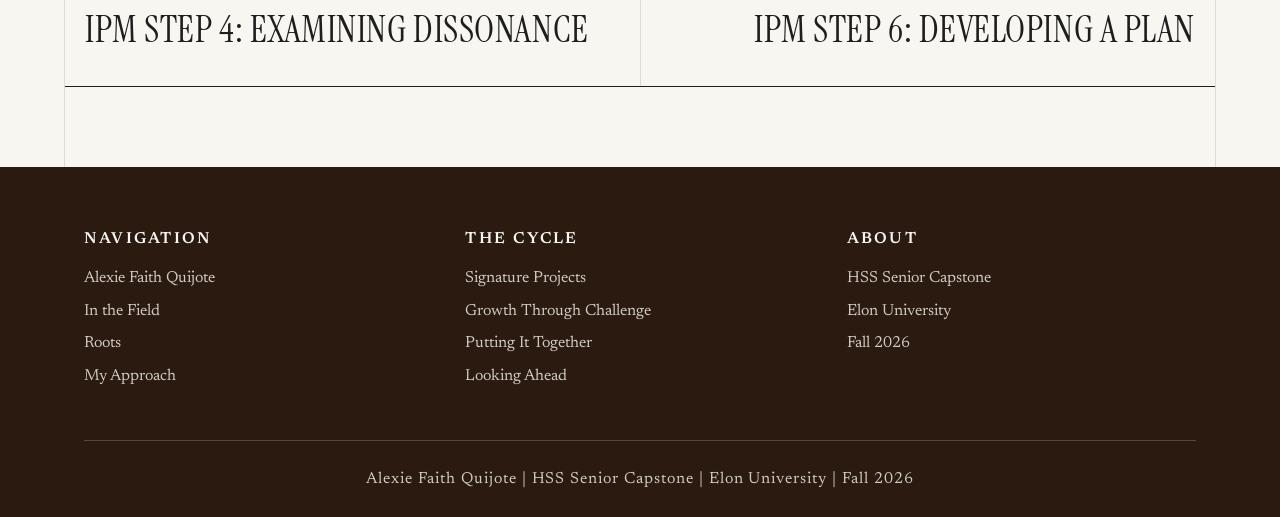
<file: learning.html>
<!DOCTYPE html>
<html lang="en">
<head>
  <meta charset="utf-8">
  <meta name="viewport" content="width=device-width, initial-scale=1">
  <title>Putting It Together | Alexie Faith Quijote</title>
  <meta name="description" content="Senior capstone ePortfolio for Human Service Studies, Elon University.">
  <link rel="preconnect" href="https://fonts.googleapis.com">
  <link rel="preconnect" href="https://fonts.gstatic.com" crossorigin>
  <link href="https://fonts.googleapis.com/css2?family=Instrument+Serif&amp;family=Newsreader:ital,opsz,wght@0,6..72,400;0,6..72,600;1,6..72,400&amp;display=swap" rel="stylesheet">
  <link rel="stylesheet" href="style.css">
  <script src="script.js"></script>
</head>
<body>
  <a class="skip-link" href="#main">Skip to main content</a>
  <header class="site-header">
    <div class="header-inner">
      <a class="site-name" href="index.html">Alexie Faith Quijote</a>
      <button class="menu-toggle" type="button" aria-expanded="false" aria-controls="main-nav">Menu</button>
      <nav class="main-nav" id="main-nav" aria-label="Main">
        <ul>
        <li><a href="index.html">Alexie Faith Quijote</a></li>
        <li><a href="fieldwork.html">In the Field</a></li>
        <li><a href="gathering.html">Roots</a></li>
        <li><a href="reflecting.html">My Approach</a></li>
        <li><a href="knowledge.html">Signature Projects</a></li>
        <li><a href="dissonance.html">Growth Through Challenge</a></li>
        <li><a href="learning.html" aria-current="page">Putting It Together</a></li>
        <li><a href="plan.html">Looking Ahead</a></li>
        </ul>
      </nav>
    </div>
  </header>

  <main id="main">
  <div class="page-head">
    <h1>Putting It Together</h1>
    <p class="step-label">IPM Step 5: Articulating Learning</p>
  </div>

<section>
  <h2>Reflection</h2>
  <div class="placeholder">
  <p><strong>Placeholder:</strong> a reflection that pulls together what I have learned across the previous steps.</p>
</div>
</section>

<section>
  <h2>Early work vs. late work</h2>
  <div class="pair">
    <div>
      <p class="pair-label">Early work</p>
      <article class="artifact-card">
  <h3>Early work artifact (placeholder)</h3>
  <dl>
    <dt>What it is</dt>
    <dd>Placeholder: a short description of the early work sample (type, title, date).</dd>
    <dt>Where it came from</dt>
    <dd>Placeholder: the course, agency or experience where this was created.</dd>
    <dt>Why I chose it</dt>
    <dd>Placeholder: why this early work sample represents my growth or learning.</dd>
    <dt>Learning outcomes</dt>
    <dd><span class="lo-tag">LO 4: Self-reflexivity and respect for difference</span></dd>
  </dl>
</article>
    </div>
    <div>
      <p class="pair-label">Late work</p>
      <article class="artifact-card">
  <h3>Late work artifact (placeholder)</h3>
  <dl>
    <dt>What it is</dt>
    <dd>Placeholder: a short description of the late work sample (type, title, date).</dd>
    <dt>Where it came from</dt>
    <dd>Placeholder: the course, agency or experience where this was created.</dd>
    <dt>Why I chose it</dt>
    <dd>Placeholder: why this late work sample represents my growth or learning.</dd>
    <dt>Learning outcomes</dt>
    <dd>Placeholder: tags for the learning outcomes this artifact shows.</dd>
  </dl>
</article>
    </div>
  </div>
</section>

<nav class="step-nav" aria-label="Previous and next step">
  <a class="prev" href="dissonance.html">&larr; Previous step<br><small>IPM Step 4: Examining Dissonance</small></a>
  <a class="next" href="plan.html">Next step &rarr;<br><small>IPM Step 6: Developing a Plan</small></a>
</nav>
  </main>

  <footer class="site-footer">
    <div class="footer-inner">
      <div class="footer-cols">
        <nav aria-label="Footer: portfolio pages">
          <h2>Navigation</h2>
          <ul>
          <li><a href="index.html">Alexie Faith Quijote</a></li>
          <li><a href="fieldwork.html">In the Field</a></li>
          <li><a href="gathering.html">Roots</a></li>
          <li><a href="reflecting.html">My Approach</a></li>
          </ul>
        </nav>
        <nav aria-label="Footer: more pages">
          <h2>The cycle</h2>
          <ul>
          <li><a href="knowledge.html">Signature Projects</a></li>
          <li><a href="dissonance.html">Growth Through Challenge</a></li>
          <li><a href="learning.html">Putting It Together</a></li>
          <li><a href="plan.html">Looking Ahead</a></li>
          </ul>
        </nav>
        <div>
          <h2>About</h2>
          <ul>
            <li>HSS Senior Capstone</li>
            <li>Elon University</li>
            <li>Fall 2026</li>
          </ul>
        </div>
      </div>
      <p class="footer-line">Alexie Faith Quijote | HSS Senior Capstone | Elon University | Fall 2026</p>
    </div>
  </footer>
</body>
</html>
</file>
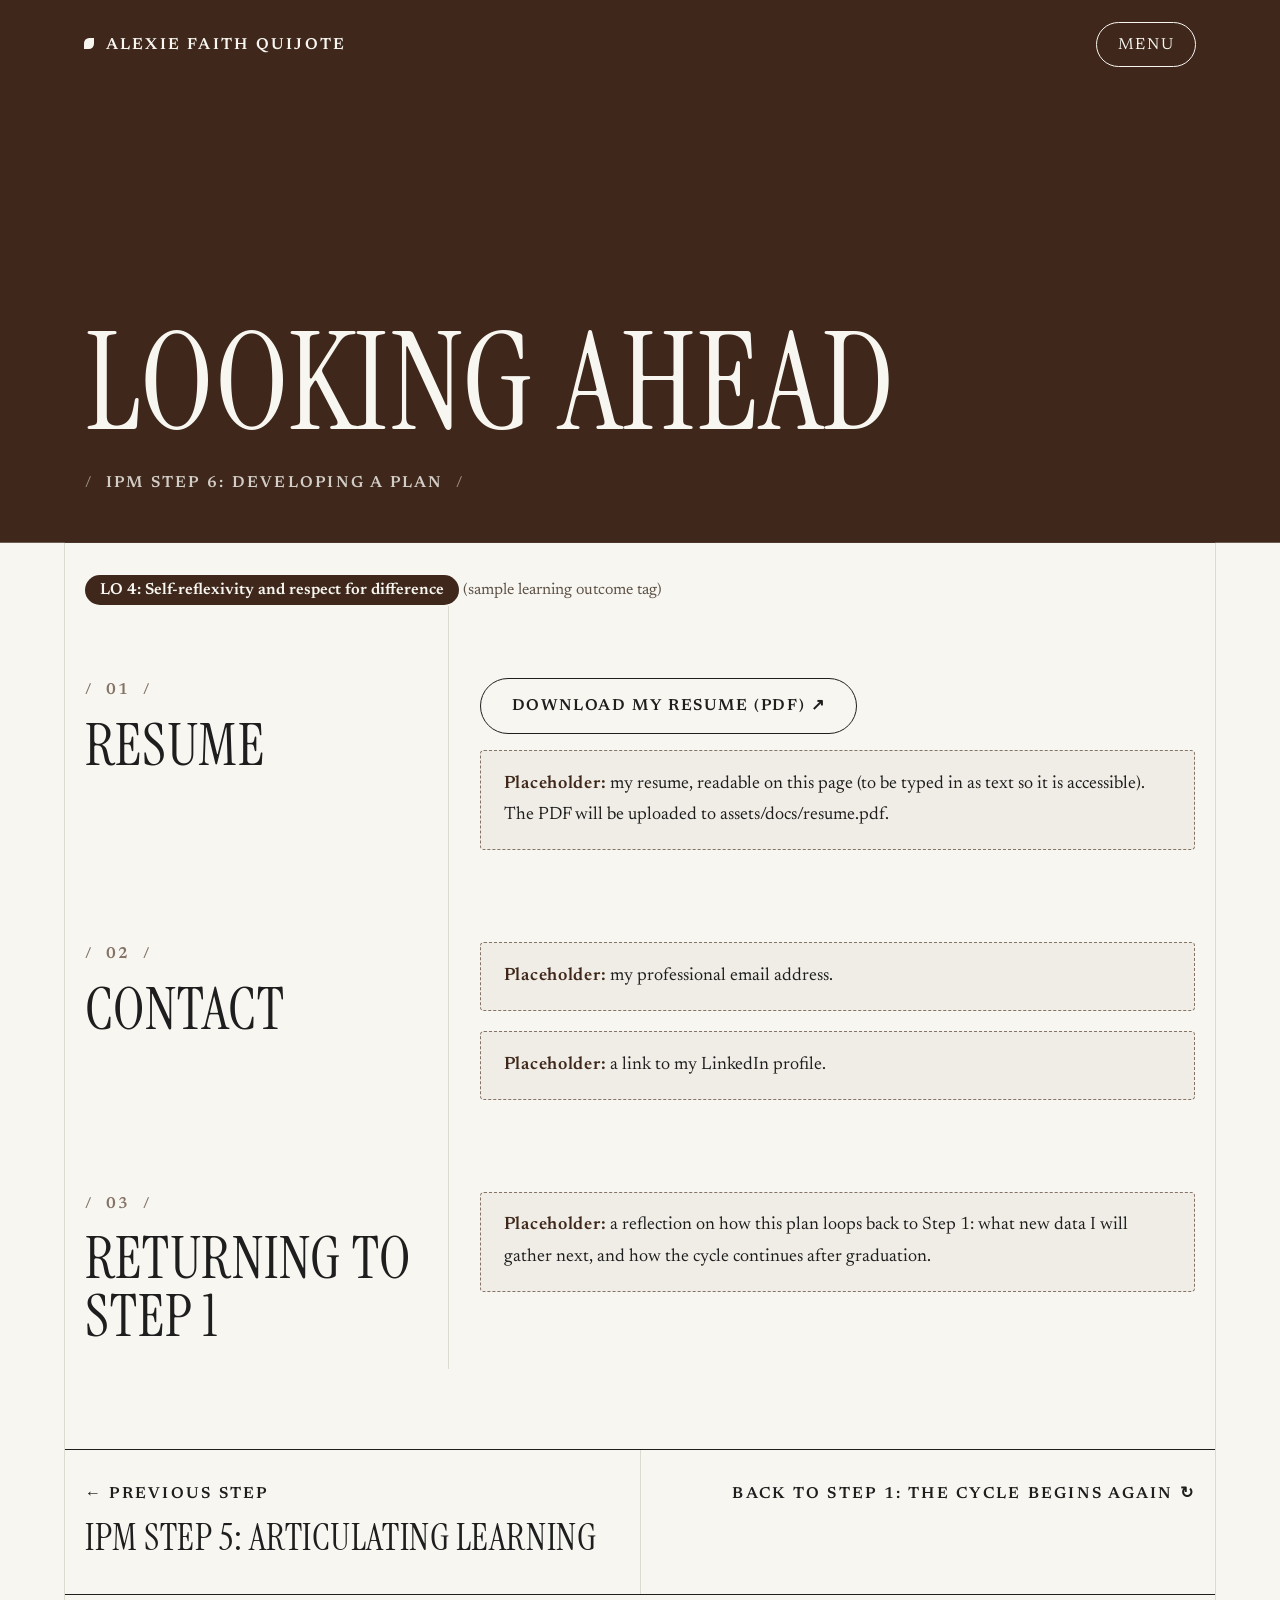
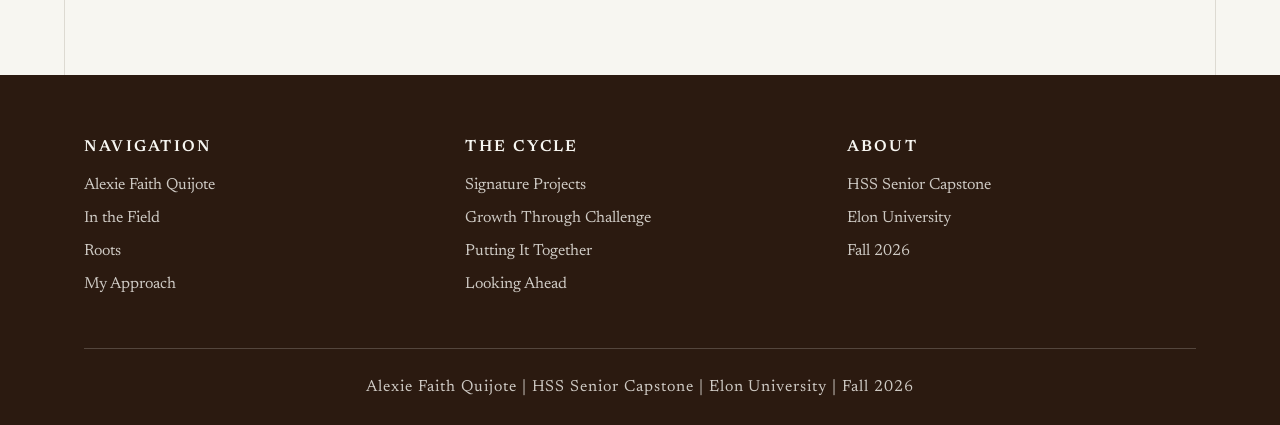
<file: plan.html>
<!DOCTYPE html>
<html lang="en">
<head>
  <meta charset="utf-8">
  <meta name="viewport" content="width=device-width, initial-scale=1">
  <title>Looking Ahead | Alexie Faith Quijote</title>
  <meta name="description" content="Senior capstone ePortfolio for Human Service Studies, Elon University.">
  <link rel="preconnect" href="https://fonts.googleapis.com">
  <link rel="preconnect" href="https://fonts.gstatic.com" crossorigin>
  <link href="https://fonts.googleapis.com/css2?family=Instrument+Serif&amp;family=Newsreader:ital,opsz,wght@0,6..72,400;0,6..72,600;1,6..72,400&amp;display=swap" rel="stylesheet">
  <link rel="stylesheet" href="style.css">
  <script src="script.js"></script>
</head>
<body>
  <a class="skip-link" href="#main">Skip to main content</a>
  <header class="site-header">
    <div class="header-inner">
      <a class="site-name" href="index.html">Alexie Faith Quijote</a>
      <button class="menu-toggle" type="button" aria-expanded="false" aria-controls="main-nav">Menu</button>
      <nav class="main-nav" id="main-nav" aria-label="Main">
        <ul>
        <li><a href="index.html">Alexie Faith Quijote</a></li>
        <li><a href="fieldwork.html">In the Field</a></li>
        <li><a href="gathering.html">Roots</a></li>
        <li><a href="reflecting.html">My Approach</a></li>
        <li><a href="knowledge.html">Signature Projects</a></li>
        <li><a href="dissonance.html">Growth Through Challenge</a></li>
        <li><a href="learning.html">Putting It Together</a></li>
        <li><a href="plan.html" aria-current="page">Looking Ahead</a></li>
        </ul>
      </nav>
    </div>
  </header>

  <main id="main">
  <div class="page-head">
    <h1>Looking Ahead</h1>
    <p class="step-label">IPM Step 6: Developing a Plan</p>
  </div>

  <p><span class="lo-tag">LO 4: Self-reflexivity and respect for difference</span> <span class="scroll-hint">(sample learning outcome tag)</span></p>

  <section>
    <h2>Resume</h2>
    <p><a class="btn" href="assets/docs/resume.pdf">Download my resume (PDF)</a></p>
    <div class="placeholder">
  <p><strong>Placeholder:</strong> my resume, readable on this page (to be typed in as text so it is accessible). The PDF will be uploaded to assets/docs/resume.pdf.</p>
</div>
  </section>

  <section>
    <h2>Contact</h2>
    <div class="placeholder">
  <p><strong>Placeholder:</strong> my professional email address.</p>
</div>
    <div class="placeholder">
  <p><strong>Placeholder:</strong> a link to my LinkedIn profile.</p>
</div>
  </section>

  <section>
    <h2>Returning to Step 1</h2>
    <div class="placeholder">
  <p><strong>Placeholder:</strong> a reflection on how this plan loops back to Step 1: what new data I will gather next, and how the cycle continues after graduation.</p>
</div>
  </section>

<nav class="step-nav" aria-label="Previous and next step">
  <a class="prev" href="learning.html">&larr; Previous step<br><small>IPM Step 5: Articulating Learning</small></a>
  <a class="next" href="gathering.html">Back to Step 1: the cycle begins again &#8635;</a>
</nav>
  </main>

  <footer class="site-footer">
    <div class="footer-inner">
      <div class="footer-cols">
        <nav aria-label="Footer: portfolio pages">
          <h2>Navigation</h2>
          <ul>
          <li><a href="index.html">Alexie Faith Quijote</a></li>
          <li><a href="fieldwork.html">In the Field</a></li>
          <li><a href="gathering.html">Roots</a></li>
          <li><a href="reflecting.html">My Approach</a></li>
          </ul>
        </nav>
        <nav aria-label="Footer: more pages">
          <h2>The cycle</h2>
          <ul>
          <li><a href="knowledge.html">Signature Projects</a></li>
          <li><a href="dissonance.html">Growth Through Challenge</a></li>
          <li><a href="learning.html">Putting It Together</a></li>
          <li><a href="plan.html">Looking Ahead</a></li>
          </ul>
        </nav>
        <div>
          <h2>About</h2>
          <ul>
            <li>HSS Senior Capstone</li>
            <li>Elon University</li>
            <li>Fall 2026</li>
          </ul>
        </div>
      </div>
      <p class="footer-line">Alexie Faith Quijote | HSS Senior Capstone | Elon University | Fall 2026</p>
    </div>
  </footer>
</body>
</html>
</file>
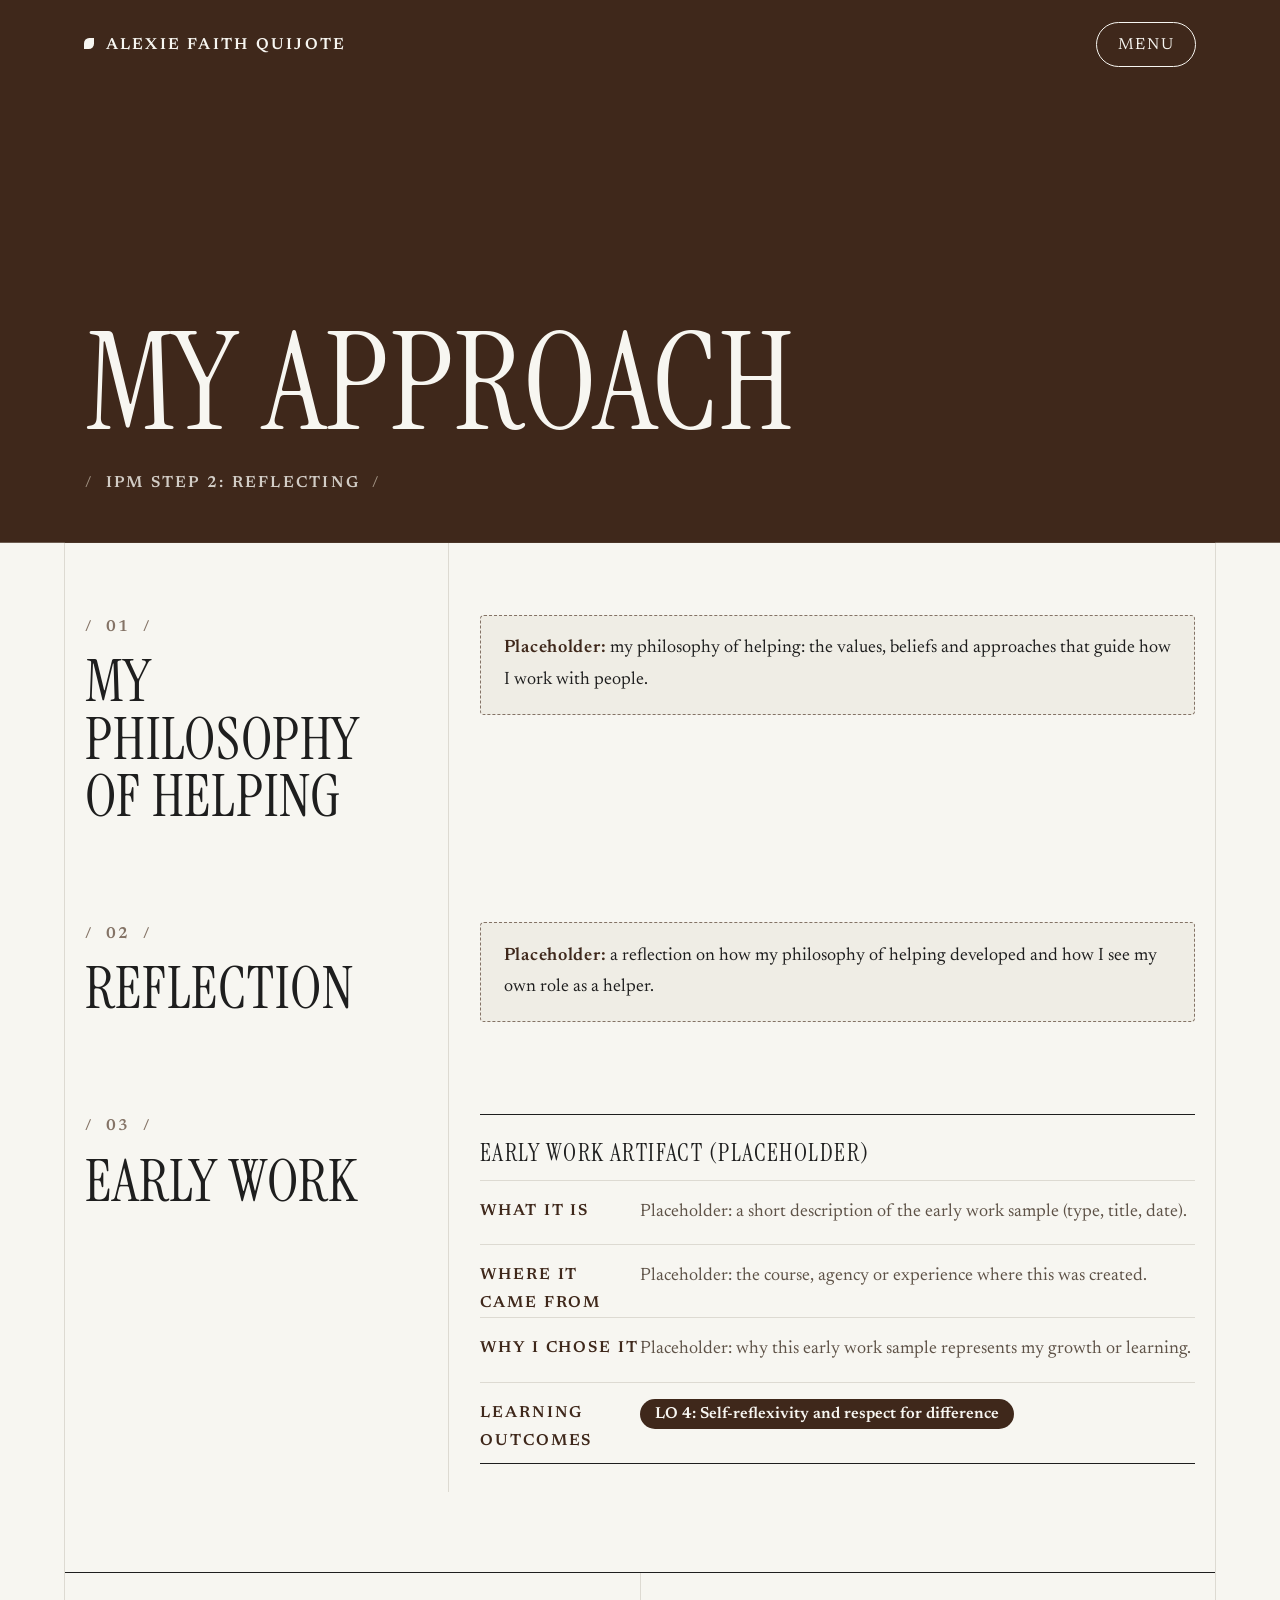
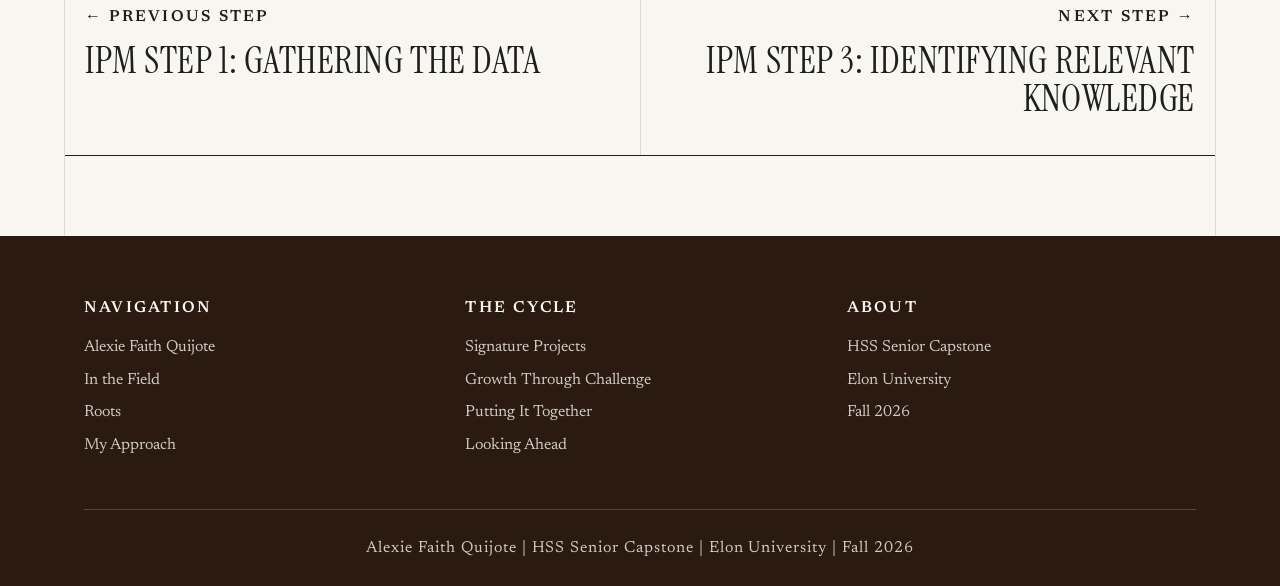
<file: reflecting.html>
<!DOCTYPE html>
<html lang="en">
<head>
  <meta charset="utf-8">
  <meta name="viewport" content="width=device-width, initial-scale=1">
  <title>My Approach | Alexie Faith Quijote</title>
  <meta name="description" content="Senior capstone ePortfolio for Human Service Studies, Elon University.">
  <link rel="preconnect" href="https://fonts.googleapis.com">
  <link rel="preconnect" href="https://fonts.gstatic.com" crossorigin>
  <link href="https://fonts.googleapis.com/css2?family=Instrument+Serif&amp;family=Newsreader:ital,opsz,wght@0,6..72,400;0,6..72,600;1,6..72,400&amp;display=swap" rel="stylesheet">
  <link rel="stylesheet" href="style.css">
  <script src="script.js"></script>
</head>
<body>
  <a class="skip-link" href="#main">Skip to main content</a>
  <header class="site-header">
    <div class="header-inner">
      <a class="site-name" href="index.html">Alexie Faith Quijote</a>
      <button class="menu-toggle" type="button" aria-expanded="false" aria-controls="main-nav">Menu</button>
      <nav class="main-nav" id="main-nav" aria-label="Main">
        <ul>
        <li><a href="index.html">Alexie Faith Quijote</a></li>
        <li><a href="fieldwork.html">In the Field</a></li>
        <li><a href="gathering.html">Roots</a></li>
        <li><a href="reflecting.html" aria-current="page">My Approach</a></li>
        <li><a href="knowledge.html">Signature Projects</a></li>
        <li><a href="dissonance.html">Growth Through Challenge</a></li>
        <li><a href="learning.html">Putting It Together</a></li>
        <li><a href="plan.html">Looking Ahead</a></li>
        </ul>
      </nav>
    </div>
  </header>

  <main id="main">
  <div class="page-head">
    <h1>My Approach</h1>
    <p class="step-label">IPM Step 2: Reflecting</p>
  </div>

<section>
  <h2>My Philosophy of Helping</h2>
  <div class="placeholder">
  <p><strong>Placeholder:</strong> my philosophy of helping: the values, beliefs and approaches that guide how I work with people.</p>
</div>
</section>

<section>
  <h2>Reflection</h2>
  <div class="placeholder">
  <p><strong>Placeholder:</strong> a reflection on how my philosophy of helping developed and how I see my own role as a helper.</p>
</div>
</section>

<section>
  <h2>Early work</h2>
  <article class="artifact-card">
  <h3>Early work artifact (placeholder)</h3>
  <dl>
    <dt>What it is</dt>
    <dd>Placeholder: a short description of the early work sample (type, title, date).</dd>
    <dt>Where it came from</dt>
    <dd>Placeholder: the course, agency or experience where this was created.</dd>
    <dt>Why I chose it</dt>
    <dd>Placeholder: why this early work sample represents my growth or learning.</dd>
    <dt>Learning outcomes</dt>
    <dd><span class="lo-tag">LO 4: Self-reflexivity and respect for difference</span></dd>
  </dl>
</article>
</section>

<nav class="step-nav" aria-label="Previous and next step">
  <a class="prev" href="gathering.html">&larr; Previous step<br><small>IPM Step 1: Gathering the Data</small></a>
  <a class="next" href="knowledge.html">Next step &rarr;<br><small>IPM Step 3: Identifying Relevant Knowledge</small></a>
</nav>
  </main>

  <footer class="site-footer">
    <div class="footer-inner">
      <div class="footer-cols">
        <nav aria-label="Footer: portfolio pages">
          <h2>Navigation</h2>
          <ul>
          <li><a href="index.html">Alexie Faith Quijote</a></li>
          <li><a href="fieldwork.html">In the Field</a></li>
          <li><a href="gathering.html">Roots</a></li>
          <li><a href="reflecting.html">My Approach</a></li>
          </ul>
        </nav>
        <nav aria-label="Footer: more pages">
          <h2>The cycle</h2>
          <ul>
          <li><a href="knowledge.html">Signature Projects</a></li>
          <li><a href="dissonance.html">Growth Through Challenge</a></li>
          <li><a href="learning.html">Putting It Together</a></li>
          <li><a href="plan.html">Looking Ahead</a></li>
          </ul>
        </nav>
        <div>
          <h2>About</h2>
          <ul>
            <li>HSS Senior Capstone</li>
            <li>Elon University</li>
            <li>Fall 2026</li>
          </ul>
        </div>
      </div>
      <p class="footer-line">Alexie Faith Quijote | HSS Senior Capstone | Elon University | Fall 2026</p>
    </div>
  </footer>
</body>
</html>
</file>
<file: style.css>
/* Alexie Faith Quijote | HSS Senior Capstone ePortfolio
   One shared stylesheet.
   Design reference: the user's "Kanso" luxury editorial shot.
   Palette (sampled from it): warm off-white #F7F6F1, ink #1E1E1E, deep wood #3F281B,
   taupe #847366, stone #A29384, hairlines #DDDAD2. Stone/taupe are decoration only;
   text uses ink, wood or --muted.
   Layout language: dark wood top band with a huge left-aligned title, a three-column
   hairline grid (heading in the left column, content in the right two), "/ LABEL /"
   captions, hairline key/value rows, thin outlined buttons, dark footer with link
   columns. Motion is CSS-only (no JavaScript for animation). */

:root {
  --paper: #F7F6F1;
  --paper-2: #EFEDE5;       /* placeholders, hovers */
  --paper-3: #FCFBF8;       /* menu panel, table */
  --ink: #1E1E1E;
  --wood: #3F281B;
  --wood-deep: #2B1A10;
  --taupe: #847366;
  --stone: #A29384;
  --line: #DDDAD2;
  --muted: #5E5247;         /* ~7:1 on paper */
  --on-dark: #F7F6F1;
  --on-dark-muted: rgba(247, 246, 241, 0.8);
  --font: "Newsreader", Georgia, "Times New Roman", serif;
  --heading-font: "Instrument Serif", Georgia, "Times New Roman", serif;
  --ease: cubic-bezier(0.2, 0.7, 0.2, 1);
  --max: 72rem;
  --pad: 1.25rem;
}

*, *::before, *::after { box-sizing: border-box; }

html { font-size: 100%; -webkit-text-size-adjust: 100%; scroll-behavior: smooth; background: var(--wood-deep); }

body {
  margin: 0;
  background: var(--paper);
  color: var(--ink);
  font-family: var(--font);
  font-size: 1.125rem; /* 18px */
  font-weight: 400;
  line-height: 1.75;
  min-height: 100vh;
  display: flex;
  flex-direction: column;
}

h1, h2, h3 {
  font-family: var(--heading-font);
  font-weight: 400;
  text-transform: uppercase;
  color: var(--ink);
  line-height: 1.05;
  letter-spacing: 0.015em;
  margin: 0 0 0.9rem;
  overflow-wrap: anywhere;
}
h1 { font-size: clamp(3.2rem, 11vw, 8.5rem); letter-spacing: 0.01em; line-height: 0.95; }
h2 { font-size: clamp(2.2rem, 5vw, 3.6rem); line-height: 1; }
h3 { font-size: 1.5rem; letter-spacing: 0.06em; line-height: 1.2; }
p { margin: 0 0 1rem; }
a { color: var(--ink); text-underline-offset: 0.2em; text-decoration-thickness: 1px; }
a:hover { color: var(--wood); text-decoration-thickness: 2px; }
strong { font-weight: 600; }

/* "/ LABEL /" caption style, shared */
.step-label,
.pair-label,
main > section:not(.hero) > h2::before {
  font-family: var(--font);
  font-size: 1rem;
  font-weight: 600;
  letter-spacing: 0.14em;
  text-transform: uppercase;
  line-height: 1.5;
}

/* Keyboard focus */
:focus-visible {
  outline: 3px solid var(--wood);
  outline-offset: 3px;
  border-radius: 4px;
}
.site-header :focus-visible,
.site-footer :focus-visible,
.page-head :focus-visible,
.hero :focus-visible { outline-color: var(--on-dark); }

.skip-link {
  position: absolute;
  left: 1rem;
  top: -4rem;
  background: var(--ink);
  color: var(--paper);
  padding: 0.6rem 1rem;
  z-index: 200;
  font-weight: 600;
}
.skip-link:focus { top: 0.75rem; }

/* ---------- Header & nav (sits on the dark top band) ---------- */
.site-header {
  position: relative;
  z-index: 50;
  background: var(--wood);
  color: var(--on-dark);
}
.header-inner {
  position: relative;
  max-width: var(--max);
  margin: 0 auto;
  padding: 1.4rem var(--pad) 0.5rem;
  display: flex;
  flex-wrap: wrap;
  align-items: center;
  justify-content: space-between;
  gap: 0.9rem;
}
.site-name {
  font-size: 1rem;
  font-weight: 600;
  letter-spacing: 0.14em;
  text-transform: uppercase;
  color: var(--on-dark);
  text-decoration: none;
}
.site-name::before {
  content: "";
  display: inline-block;
  width: 0.65rem;
  height: 0.65rem;
  margin-right: 0.7rem;
  background: var(--on-dark);
  border-radius: 50% 0 50% 0;
}
.site-name:hover { color: #fff; text-decoration: none; }
@media (max-width: 30rem) {
  .site-name { letter-spacing: 0.06em; }
  .site-name::before { margin-right: 0.5rem; }
}

.menu-toggle { display: none; }

/* Without JavaScript: a plain row of links that wraps */
.main-nav { flex-basis: 100%; }
.main-nav ul {
  list-style: none;
  margin: 0;
  padding: 0;
  display: flex;
  flex-wrap: wrap;
  gap: 0.25rem 1.4rem;
}
.main-nav a {
  display: block;
  padding: 0.35rem 0;
  color: var(--on-dark);
  text-decoration: none;
  font-size: 1rem;
  line-height: 1.4;
}
.main-nav a:hover { color: #fff; text-decoration: underline; }
.main-nav a[aria-current="page"] { font-weight: 600; text-decoration: underline; }

/* With JavaScript: a Menu button opens a dropdown panel (all screen sizes) */
.js .menu-toggle {
  display: inline-block;
  background: transparent;
  color: var(--on-dark);
  border: 1px solid var(--on-dark);
  border-radius: 999px;
  padding: 0.45rem 1.3rem;
  font: inherit;
  font-size: 1rem;
  letter-spacing: 0.1em;
  text-transform: uppercase;
  cursor: pointer;
  transition: background 0.3s var(--ease), color 0.3s var(--ease);
}
.js .menu-toggle:hover,
.js .menu-toggle[aria-expanded="true"] { background: var(--on-dark); color: var(--wood); }

.js .main-nav {
  display: none;
  position: absolute;
  right: var(--pad);
  top: calc(100% + 0.35rem);
  width: min(23rem, calc(100% - 2.5rem));
  flex-basis: auto;
  background: var(--paper-3);
  border: 1px solid var(--ink);
  border-radius: 4px;
  box-shadow: 0 30px 60px -25px rgba(30, 30, 30, 0.55);
  padding: 0.5rem;
}
.js .main-nav.nav-open { display: block; animation: drop 0.35s var(--ease) both; }
.js .main-nav ul { flex-direction: column; flex-wrap: nowrap; gap: 0; }
.js .main-nav a {
  padding: 0.7rem 1rem;
  color: var(--ink);
  letter-spacing: 0.08em;
  text-transform: uppercase;
  font-size: 1rem;
  text-decoration: none;
  transition: background 0.25s var(--ease), padding-left 0.25s var(--ease);
}
.js .main-nav a:hover { background: var(--paper-2); padding-left: 1.4rem; text-decoration: none; color: var(--ink); }
.js .main-nav a[aria-current="page"] { background: var(--ink); color: var(--paper); font-weight: 600; text-decoration: none; }
.js .main-nav :focus-visible { outline-color: var(--wood); }

/* ---------- Page layout ---------- */
main {
  flex: 1;
  width: 100%;
  max-width: var(--max);
  margin: 0 auto;
  padding: 0 0 5rem;
  border-inline: 1px solid var(--line);
}
@media (max-width: 75rem) {
  main { border-inline: 0; }
}

/* Dark top band with a huge left-aligned title, like "KUMO // HOTEL" */
.page-head,
.hero {
  position: relative;
  color: var(--on-dark);
  background: var(--wood);
  /* full-bleed background */
  box-shadow: 0 0 0 100vmax var(--wood);
  clip-path: inset(0 -100vmax);
}
.page-head {
  min-height: clamp(18rem, 52vh, 30rem);
  display: flex;
  flex-direction: column;
  justify-content: flex-end;
  padding: 4rem var(--pad) 3rem;
  margin: 0;
}
.page-head h1 { color: var(--on-dark); margin: 0; }
/* Step label: a "/ LABEL /" caption under the title */
.step-label {
  display: block;
  color: var(--on-dark-muted);
  margin: 1.5rem 0 0;
}
.step-label::before { content: "/\00a0\00a0"; color: var(--stone); font-weight: 400; }
.step-label::after { content: "\00a0\00a0/"; color: var(--stone); font-weight: 400; }

/* Loose paragraphs placed directly in main (e.g. the sample tag on plan.html) */
main > p { padding: 2rem var(--pad) 0; margin: 0; }

/* Sections: heading (with a "/ 01 /" caption) in the left column, content in the right two,
   with a hairline between the columns */
main { counter-reset: sec; }
main > section:not(.hero) {
  display: grid;
  grid-template-columns: 1fr;
  padding: 4.5rem var(--pad) 0;
}
main > section:not(.hero) > h2 { margin: 0 0 1.5rem; }
main > section:not(.hero) > h2::before {
  counter-increment: sec;
  content: "/\00a0\00a0" counter(sec, decimal-leading-zero) "\00a0\00a0/";
  display: block;
  color: var(--taupe);
  margin-bottom: 0.9rem;
  letter-spacing: 0.14em;
}
@media (min-width: 56rem) {
  main > section:not(.hero):not(.wide) {
    grid-template-columns: minmax(0, 1fr) minmax(0, 2fr);
    padding-inline: 0;
    background: linear-gradient(var(--line), var(--line)) 33.3333% 0 / 1px 100% no-repeat;
  }
  main > section:not(.hero):not(.wide) > h2 {
    grid-column: 1;
    grid-row: 1 / span 20;
    padding: 0 2rem 0 var(--pad);
    align-self: start;
    position: sticky;
    top: 1.5rem;
  }
  main > section:not(.hero):not(.wide) > *:not(h2) {
    grid-column: 2;
    margin-left: 2rem;
    margin-right: var(--pad);
    min-width: 0;
  }
}
main > section.wide { padding-top: 4.5rem; }
main > section.wide > h2 { margin-bottom: 1.5rem; }
main > section.wide > *:not(h2) { min-width: 0; }

/* ---------- Footer: link columns ---------- */
.site-footer {
  background: var(--wood-deep);
  color: var(--on-dark-muted);
  font-size: 1rem;
  overflow: hidden;
}
.footer-inner {
  max-width: var(--max);
  margin: 0 auto;
  padding: 4rem var(--pad) 1.5rem;
}
.footer-cols {
  display: grid;
  grid-template-columns: 1fr;
  gap: 2rem;
  padding-bottom: 3rem;
  border-bottom: 1px solid rgba(247, 246, 241, 0.2);
}
@media (min-width: 48rem) {
  .footer-cols { grid-template-columns: repeat(3, 1fr); }
}
.footer-cols h2 {
  font-family: var(--font);
  font-size: 1rem;
  font-weight: 600;
  letter-spacing: 0.14em;
  color: var(--on-dark);
  margin: 0 0 0.9rem;
}
.footer-cols ul { list-style: none; margin: 0; padding: 0; }
.footer-cols li { padding: 0.15rem 0; }
.footer-cols a { color: var(--on-dark-muted); text-decoration: none; display: inline-block; }
.footer-cols a:hover { color: #fff; text-decoration: underline; }
.footer-line { margin: 1.5rem 0 0; letter-spacing: 0.06em; text-align: center; }

/* Images: always fit their column; the home photo fills its frame */
img { display: block; max-width: 100%; height: auto; }
.artifact-card img { margin: 0 0 1rem; border-radius: 4px; }
.hero-side img { width: min(100%, 15rem); aspect-ratio: 3 / 4; object-fit: cover; }

/* ---------- Reusable pieces ---------- */

/* Placeholder box */
.placeholder {
  border: 1px dashed var(--taupe);
  background: var(--paper-2);
  border-radius: 4px;
  padding: 1.1rem 1.4rem;
  margin: 0 0 1.25rem;
}
.placeholder p:last-child { margin-bottom: 0; }
.placeholder strong { color: var(--wood); letter-spacing: 0.04em; }

/* Learning outcome tag */
.lo-tag {
  display: inline-block;
  background: var(--wood);
  color: var(--on-dark);
  border-radius: 999px;
  padding: 0.2rem 0.95rem;
  font-size: 1rem;
  font-weight: 600;
  line-height: 1.5;
}

/* Artifact card: open hairlines, with the four parts as key/value rows */
.artifact-card {
  container-type: inline-size;
  background: transparent;
  border-top: 1px solid var(--ink);
  border-bottom: 1px solid var(--ink);
  padding: 1.5rem 0 0.5rem;
  margin: 0 0 1.75rem;
  transition: background 0.4s var(--ease), padding 0.4s var(--ease);
}
.artifact-card:hover { background: var(--paper-2); padding-inline: 1rem; }
.artifact-card h3 { margin-bottom: 0.75rem; }
.artifact-card dl { margin: 0; }
.artifact-card dt {
  font-size: 1rem;
  font-weight: 600;
  letter-spacing: 0.12em;
  text-transform: uppercase;
  color: var(--wood);
  margin-top: 1rem;
  padding-top: 1rem;
  border-top: 1px solid var(--line);
}
.artifact-card dd { margin: 0.25rem 0 1rem; color: var(--muted); }
@container (min-width: 32rem) {
  .artifact-card dl { display: grid; grid-template-columns: 10rem 1fr; }
  .artifact-card dt { margin-top: 0; padding-top: 1rem; }
  .artifact-card dd { margin: 0; padding: 1rem 0; border-top: 1px solid var(--line); }
}

/* Early vs. late side-by-side pair */
.pair {
  display: grid;
  grid-template-columns: 1fr;
  gap: 1.5rem;
}
.pair .artifact-card { margin-bottom: 0; }
.pair-label {
  color: var(--muted);
  margin: 0 0 0.7rem;
}
.pair-label::before,
.pair-label::after { content: "/"; color: var(--taupe); font-weight: 400; margin: 0 0.6rem; }
.pair-label::before { margin-left: 0; }
@media (min-width: 48rem) {
  .pair { grid-template-columns: 1fr 1fr; }
}

/* ---------- Buttons: thin outlined pills ---------- */
.btn {
  display: inline-block;
  background: transparent;
  color: var(--ink);
  padding: 0.8rem 1.9rem;
  border: 1px solid var(--ink);
  border-radius: 999px;
  text-decoration: none;
  font-weight: 600;
  letter-spacing: 0.1em;
  text-transform: uppercase;
  font-size: 1rem;
  transition: background 0.35s var(--ease), color 0.35s var(--ease), transform 0.35s var(--ease);
}
.btn::after { content: "\00a0\2197"; }
.btn:hover { background: var(--ink); color: var(--paper); transform: translateY(-2px); text-decoration: none; }

/* ---------- Previous / next: big "more from the studio" blocks ---------- */
.step-nav {
  display: grid;
  grid-template-columns: 1fr;
  margin: 5rem 0 0;
  padding: 0;
  border-top: 1px solid var(--ink);
  border-bottom: 1px solid var(--ink);
}
@media (min-width: 48rem) {
  .step-nav { grid-template-columns: 1fr 1fr; }
}
.step-nav a {
  display: block;
  padding: 2rem var(--pad) 2.25rem;
  color: var(--ink);
  text-decoration: none;
  font-size: 1rem;
  font-weight: 600;
  letter-spacing: 0.14em;
  text-transform: uppercase;
  line-height: 1.5;
  transition: background 0.4s var(--ease), color 0.4s var(--ease);
}
.step-nav a + a { border-top: 1px solid var(--line); }
@media (min-width: 48rem) {
  .step-nav a + a { border-top: 0; border-left: 1px solid var(--line); }
  .step-nav .next:only-child { grid-column: 2; }
}
.step-nav a small {
  display: block;
  margin-top: 0.8rem;
  font-family: var(--heading-font);
  font-size: clamp(1.6rem, 3.2vw, 2.3rem);
  font-weight: 400;
  letter-spacing: 0.015em;
  line-height: 1.05;
  color: var(--ink);
}
.step-nav a:hover { background: var(--ink); color: var(--paper); }
.step-nav a:hover small { color: var(--paper); }
.step-nav .next { text-align: right; }

/* ---------- Timeline (gathering.html) ---------- */
.timeline {
  list-style: none;
  margin: 0 0 1.5rem;
  padding: 0 0 0 2.4rem;
  position: relative;
}
.timeline::before {
  content: "";
  position: absolute;
  left: 0.55rem;
  top: 0.6rem;
  bottom: 0.6rem;
  width: 1px;
  background: var(--taupe);
}
.timeline li { position: relative; margin-bottom: 1.75rem; }
.timeline li::before {
  content: "";
  position: absolute;
  left: -2.3rem;
  top: 0.3rem;
  width: 1.2rem;
  height: 1.2rem;
  background: var(--paper);
  border: 2px solid var(--wood);
  border-radius: 50%;
}
.timeline h3 { margin-bottom: 0.3rem; }

/* ---------- Table (fieldwork.html) ---------- */
.table-scroll {
  overflow-x: auto;
  background: var(--paper-3);
  border: 1px solid var(--ink);
  border-radius: 4px;
  margin-bottom: 1.5rem;
}
.table-scroll table {
  width: 100%;
  min-width: 52rem;
  border-collapse: collapse;
}
.table-scroll caption {
  text-align: left;
  padding: 1rem 1.25rem;
  font-weight: 600;
  color: var(--muted);
}
.table-scroll th,
.table-scroll td {
  border-top: 1px solid var(--line);
  padding: 0.85rem 1rem;
  text-align: left;
  vertical-align: top;
}
.table-scroll thead th {
  background: var(--ink);
  color: var(--paper);
  border-top: 0;
  font-weight: 600;
  letter-spacing: 0.04em;
}
.table-scroll tbody td { height: 3.75rem; }
.table-scroll tfoot th,
.table-scroll tfoot td { background: var(--paper-2); color: var(--wood); }
.scroll-hint { font-size: 1rem; color: var(--muted); margin: 0 0 0.75rem; }

/* ---------- Home page hero ---------- */
.hero {
  display: grid;
  grid-template-columns: 1fr;
  gap: 2.5rem;
  align-content: end;
  min-height: clamp(26rem, 78vh, 42rem);
  padding: 4rem var(--pad) 3rem;
  margin: 0;
}
@media (min-width: 56rem) {
  .hero { grid-template-columns: 1.6fr 1fr; align-items: end; }
}
.hero h1 { color: var(--on-dark); margin: 0; }
.hero .step-label { margin-top: 1.5rem; }
.hero-side { display: grid; gap: 1.5rem; justify-items: start; }
.hero .placeholder {
  margin: 0;
  background: rgba(247, 246, 241, 0.08);
  border-color: var(--stone);
  color: var(--on-dark);
}
.hero .placeholder strong { color: var(--on-dark); }
.photo-placeholder {
  width: min(100%, 15rem);
  aspect-ratio: 3 / 4;
  border: 1px dashed var(--stone);
  background: rgba(247, 246, 241, 0.08);
  display: flex;
  align-items: center;
  justify-content: center;
  text-align: center;
  padding: 1rem;
  font-size: 1rem;
  color: var(--on-dark);
  font-weight: 600;
  letter-spacing: 0.08em;
  text-transform: uppercase;
}


.sitemap { display: grid; gap: 2rem; align-items: center; }
@media (min-width: 40rem) {
  .sitemap { grid-template-columns: 1fr 13rem; }
}
.cycle {
  position: relative;
  width: 100%;
  max-width: 34rem;
  aspect-ratio: 1 / 1;
  margin: 0 auto;
}
.cycle-ring {
  position: absolute;
  inset: 0;
  width: 100%;
  height: 100%;
}
.cycle-ring circle { stroke: var(--taupe); }
.cycle-ring polygon { fill: var(--wood); }
.cycle-center {
  position: absolute;
  left: 50%;
  top: 50%;
  transform: translate(-50%, -50%);
  text-align: center;
  font-size: 1.1rem;
  letter-spacing: 0.12em;
  text-transform: uppercase;
  color: var(--wood);
  line-height: 1.4;
}
.cycle-node {
  position: absolute;
  width: 31%;
  min-height: 19%;
  transform: translate(-50%, -50%);
  display: flex;
  flex-direction: column;
  align-items: center;
  justify-content: center;
  text-align: center;
  background: var(--paper-3);
  color: var(--ink);
  text-decoration: none;
  border: 1px solid var(--ink);
  border-radius: 4px;
  padding: 0.35rem 0.5rem;
  font-size: 1rem;
  line-height: 1.25;
  transition: background 0.35s var(--ease), color 0.35s var(--ease);
}
.cycle-node b {
  font-size: 1rem;
  letter-spacing: 0.12em;
  text-transform: uppercase;
  color: var(--wood);
}
.cycle-node:hover { background: var(--ink); color: var(--paper); text-decoration: none; }
.cycle-node:hover b { color: var(--on-dark-muted); }
.n1 { left: 50%; top: 12%; }
.n2 { left: 83%; top: 31%; }
.n3 { left: 83%; top: 69%; }
.n4 { left: 50%; top: 88%; }
.n5 { left: 17%; top: 69%; }
.n6 { left: 17%; top: 31%; }

.fieldwork-node {
  display: block;
  background: var(--wood);
  color: var(--on-dark);
  border-radius: 4px;
  padding: 1.25rem;
  text-decoration: none;
  text-align: center;
  font-size: 1.2rem;
  letter-spacing: 0.1em;
  text-transform: uppercase;
  line-height: 1.3;
  transition: background 0.35s var(--ease);
}
.fieldwork-node span {
  display: block;
  font-size: 1rem;
  margin-top: 0.5rem;
  line-height: 1.5;
  letter-spacing: 0.02em;
  text-transform: none;
  color: var(--on-dark-muted);
}
.fieldwork-node:hover { background: var(--ink); color: var(--on-dark); text-decoration: none; }

/* ---------- Motion (CSS only; off when the visitor prefers reduced motion) ---------- */
@keyframes rise {
  from { opacity: 0; transform: translateY(2.5rem); }
  to   { opacity: 1; transform: none; }
}
@keyframes drop {
  from { opacity: 0; transform: translateY(-0.75rem); }
  to   { opacity: 1; transform: none; }
}

@media (prefers-reduced-motion: no-preference) {
  /* Title sequence on page load */
  .page-head > *,
  .hero > * {
    animation: rise 1.1s var(--ease) both;
  }
  .page-head > :nth-child(2), .hero > :nth-child(2) { animation-delay: 0.18s; }
  

  /* Sections slide up as they scroll into view (Chrome, Edge, Safari 26+;
     other browsers simply show everything normally) */
  @supports (animation-timeline: view()) {
    main > section:not(.hero),
    .step-nav {
      animation: rise linear both;
      animation-timeline: view();
      animation-range: entry 0% entry 40%;
    }
  }
}

@media (prefers-reduced-motion: reduce) {
  html { scroll-behavior: auto; }
  *, *::before, *::after { transition: none !important; animation: none !important; }
}
</file>
